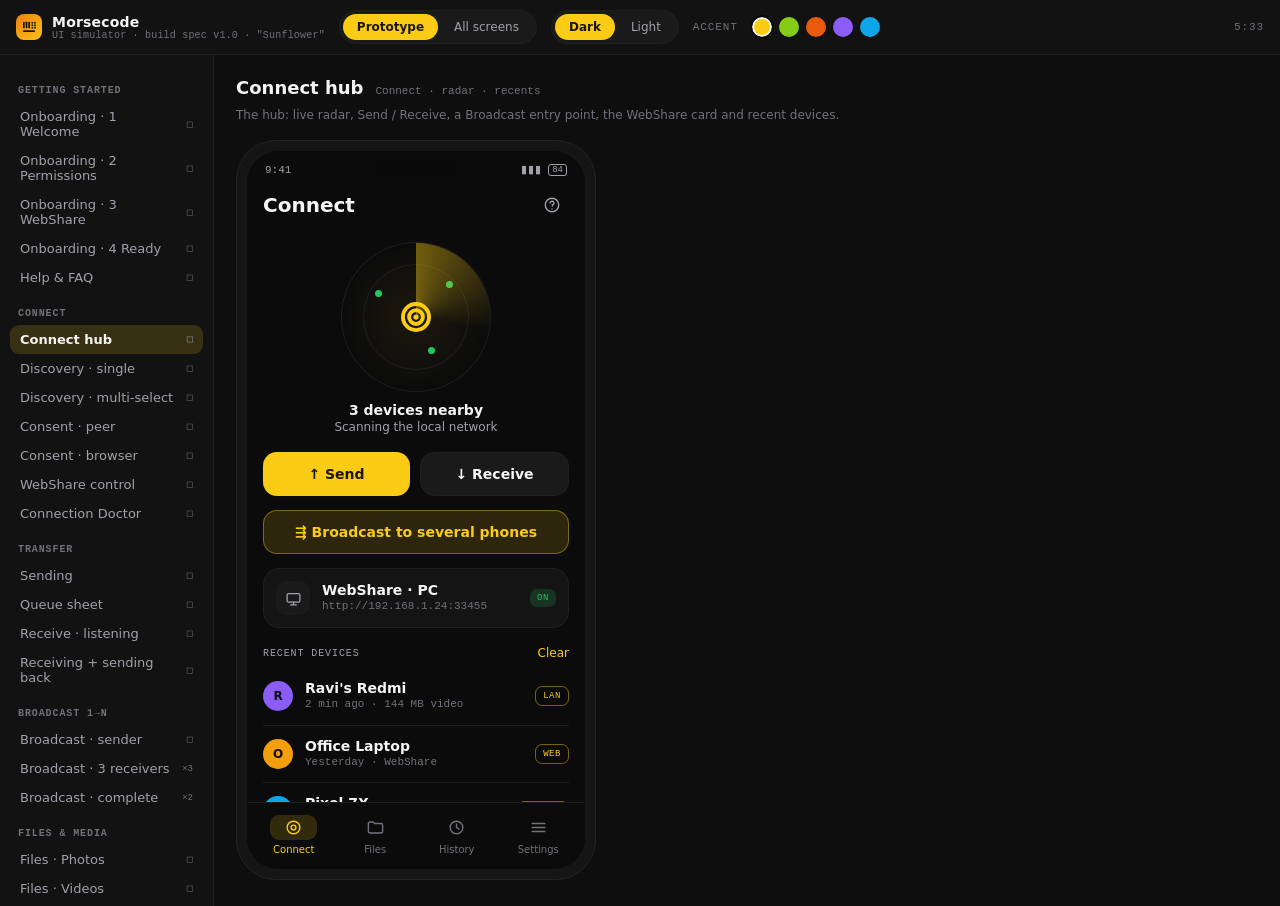
<file: docs/maketup.html>
<!doctype html>
<html lang="en" data-theme="dark" data-accent="sunflower">
<head>
<meta charset="utf-8">
<meta name="viewport" content="width=device-width,initial-scale=1">
<title>Morsecode — UI simulator (build spec v1.0 "Sunflower")</title>
<style>
/* ============================================================
   MORSECODE UI SIMULATOR — single file, no network, no build.
   Tokens are the exact values from prompmaster.txt §4.2–4.5.
   ============================================================ */
*{box-sizing:border-box;-webkit-tap-highlight-color:transparent}
:root{
  --acc:#FACC15; --acc2:#EAB308; --accInk:#1A1400;
  --ok:#22C55E; --recv:#A78BFA; --recvBg:#412D6D;
  --warn:#F59E0B; --err:#EF4444; --info:#0EA5E9; --lime:#84CC16;
  --mono:ui-monospace,SFMono-Regular,Menlo,Consolas,"Liberation Mono",monospace;
  --sans:system-ui,-apple-system,"Segoe UI",Roboto,Helvetica,Arial,sans-serif;
}
html[data-accent="leaf"]  {--acc:#84CC16;--acc2:#65A30D}
html[data-accent="ember"] {--acc:#EA580C;--acc2:#C2410C}
html[data-accent="violet"]{--acc:#8B5CF6;--acc2:#7C3AED}
html[data-accent="sky"]   {--acc:#0EA5E9;--acc2:#0284C7}
html[data-theme="dark"]{
  --bg:#0B0B0B; --card:#141414; --raised:#1A1A1A; --pressed:#1F1F1F; --line:#1F1F1F;
  --t1:#F5F5F4; --t2:#A1A1AA; --t3:#71717A;
  --bezel:#151515; --bezelLine:#242424; --shadow:none;
  --deskBg:#0E0E0E; --deskPanel:#121212;
  --ph1:40%; --ph2:26%; --phS:38%;
}
html[data-theme="light"]{
  --bg:#EEEDE7; --card:#FFFFFF; --raised:#F5F4EE; --pressed:#E9E8E3; --line:#E4E1D8;
  --t1:#141310; --t2:#6B6862; --t3:#8A867E;
  --bezel:#FFFFFF; --bezelLine:#DDD9CF; --shadow:0 2px 10px rgba(20,19,16,.07);
  --deskBg:#E7E5DE; --deskPanel:#FFFFFF;
  --ph1:80%; --ph2:68%; --phS:70%;
}
body{margin:0;background:var(--deskBg);color:var(--t1);font-family:var(--sans);font-size:14px;
  overflow-x:hidden}
*,*::before,*::after{box-sizing:border-box}

/* ---------- workbench chrome ---------- */
.topbar{position:sticky;top:0;z-index:50;display:flex;align-items:center;gap:14px;flex-wrap:wrap;
  padding:10px 16px;background:var(--deskPanel);border-bottom:1px solid var(--line)}
.brand{display:flex;align-items:center;gap:10px;font-weight:700;letter-spacing:.2px}
.brandmark{width:26px;height:26px;border-radius:8px;background:linear-gradient(135deg,#EF7D0F,#F5A712 55%,#FBBF24);
  display:grid;place-items:center}
.brandmark svg{width:16px;height:16px}
.brand small{display:block;font-weight:400;font-size:10px;color:var(--t3);font-family:var(--mono)}
.seg{display:flex;background:var(--raised);border:1px solid var(--line);border-radius:999px;padding:3px;gap:2px}
.seg button{border:0;background:transparent;color:var(--t2);font:inherit;font-size:12px;padding:6px 14px;border-radius:999px;cursor:pointer}
.seg button.on{background:var(--acc);color:var(--accInk);font-weight:600}
.dots{display:flex;gap:7px;align-items:center}
.dot{width:20px;height:20px;border-radius:50%;border:2px solid transparent;cursor:pointer;padding:0}
.dot.on{border-color:var(--t1);outline:2px solid var(--bg)}
.tlabel{font-size:11px;color:var(--t3);font-family:var(--mono);text-transform:uppercase;letter-spacing:.08em}
.spacer{flex:1}

.shell{display:flex;align-items:flex-start;min-height:calc(100vh - 49px)}
.rail{width:214px;flex:none;position:sticky;top:49px;max-height:calc(100vh - 49px);overflow:auto;
  padding:14px 10px 40px;background:var(--deskPanel);border-right:1px solid var(--line)}
.rail h4{margin:16px 8px 6px;font-size:10px;letter-spacing:.09em;text-transform:uppercase;color:var(--t3);font-family:var(--mono)}
.rail a{display:flex;align-items:center;gap:8px;padding:7px 10px;border-radius:9px;color:var(--t2);
  text-decoration:none;cursor:pointer;font-size:13px}
.rail a:hover{background:var(--raised);color:var(--t1)}
.rail a.on{background:color-mix(in srgb,var(--acc) 16%,transparent);color:var(--t1);font-weight:600}
.rail a .k{margin-left:auto;font-family:var(--mono);font-size:9px;color:var(--t3)}
.work{flex:1;padding:22px;min-width:0}
.worktitle{display:flex;align-items:baseline;gap:12px;margin:0 0 14px}
.worktitle h2{margin:0;font-size:18px}
.worktitle span{font-family:var(--mono);font-size:11px;color:var(--t3)}
.hint{font-size:12px;color:var(--t3);margin:-6px 0 16px;max-width:760px;line-height:1.5}
.stagewrap{display:flex;gap:26px;flex-wrap:wrap;align-items:flex-start}

/* gallery */
.gal{display:grid;grid-template-columns:repeat(auto-fill,minmax(250px,1fr));gap:24px}
.galcell{background:var(--deskPanel);border:1px solid var(--line);border-radius:14px;padding:12px;overflow:hidden;cursor:pointer}
.galcell:hover{border-color:var(--acc)}
.galcell .cap{font-size:12px;font-weight:600;margin-bottom:2px}
.galcell .sub{font-family:var(--mono);font-size:10px;color:var(--t3);margin-bottom:10px}
.galclip{height:300px;overflow:hidden;border-radius:12px;position:relative}
.galscale{transform-origin:top left}

/* ---------- device frames ---------- */
.phone{width:360px;max-width:100%;height:740px;flex:none;border-radius:40px;background:var(--bezel);
  border:1px solid var(--bezelLine);padding:10px;box-shadow:var(--shadow);position:relative}
.screen{position:relative;width:100%;height:100%;background:var(--bg);border-radius:32px;overflow:hidden;
  display:flex;flex-direction:column;color:var(--t1)}
.notch{position:absolute;top:8px;left:50%;transform:translateX(-50%);width:86px;height:17px;background:#0A0A0A;border-radius:12px;z-index:9}
.sb{display:flex;align-items:center;justify-content:space-between;padding:12px 18px 6px;font-size:11px;
  font-family:var(--mono);color:var(--t2);flex:none}
.sb .r{display:flex;align-items:center;gap:6px}
.batt{border:1px solid var(--t2);border-radius:3px;padding:0 3px;font-size:9px}
.scr{flex:1;overflow:auto;padding:0 16px 16px;scrollbar-width:thin}
.scr::-webkit-scrollbar{width:5px}.scr::-webkit-scrollbar-thumb{background:var(--line);border-radius:3px}
.hd{display:flex;align-items:center;gap:12px;padding:6px 0 14px;flex:none}
.hd h1{margin:0;font-size:20px;font-weight:600;flex:1}
.iconbtn{width:34px;height:34px;border-radius:10px;display:grid;place-items:center;color:var(--t2);cursor:pointer;border:0;background:transparent}
.iconbtn:hover{background:var(--raised);color:var(--t1)}
.iconbtn svg{width:18px;height:18px}

/* browser window */
.win{width:1080px;max-width:100%;min-width:0;flex:none;border-radius:14px;overflow:hidden;border:1px solid var(--bezelLine);
  background:var(--bg);box-shadow:var(--shadow)}
.winbar{display:flex;align-items:center;gap:10px;padding:10px 14px;background:var(--bezel);border-bottom:1px solid var(--line)}
.wdots{display:flex;gap:6px}.wdots i{width:10px;height:10px;border-radius:50%;display:block}
.url{flex:1;background:var(--raised);border:1px solid var(--line);border-radius:8px;padding:6px 12px;
  font-family:var(--mono);font-size:11px;color:var(--t2)}
.winbody{display:flex;height:620px;background:var(--bg)}

/* ---------- shared atoms ---------- */
.card{background:var(--card);border:1px solid var(--line);border-radius:16px;box-shadow:var(--shadow)}
.wash{background:color-mix(in srgb,var(--acc) 9%,transparent);border:1px solid color-mix(in srgb,var(--acc) 38%,transparent);border-radius:16px}
.sec{font-size:10px;letter-spacing:.09em;text-transform:uppercase;color:var(--t2);font-family:var(--mono);
  margin:18px 0 8px;display:flex;align-items:center}
.sec .act{margin-left:auto;color:var(--acc);text-transform:none;letter-spacing:0;font-family:var(--sans);font-size:12px;cursor:pointer}
.meta{font-family:var(--mono);font-size:11px;color:var(--t3);line-height:1.5}
.chip{font-family:var(--mono);font-size:9px;letter-spacing:.06em;text-transform:uppercase;padding:4px 7px;
  border-radius:7px;background:var(--raised);color:var(--t2);white-space:nowrap}
.chip.acc{background:color-mix(in srgb,var(--acc) 18%,transparent);color:var(--acc)}
.chip.ok{background:color-mix(in srgb,var(--ok) 18%,transparent);color:var(--ok)}
.chip.recv{background:var(--recvBg);color:var(--recv)}
.chip.warn{background:color-mix(in srgb,var(--warn) 18%,transparent);color:var(--warn)}
.chip.err{background:color-mix(in srgb,var(--err) 18%,transparent);color:var(--err)}
.chip.line{background:transparent;border:1px solid color-mix(in srgb,var(--acc) 45%,transparent);color:var(--acc)}
.av{width:30px;height:30px;border-radius:50%;display:grid;place-items:center;font-size:12px;font-weight:700;color:#0B0B0B;flex:none}
.av.lg{width:44px;height:44px;border-radius:14px;font-size:17px}
.bar{height:4px;border-radius:3px;background:var(--pressed);overflow:hidden;margin-top:7px}
.bar>i{display:block;height:100%;border-radius:3px;background:linear-gradient(90deg,var(--acc),var(--lime));transition:width .25s linear}
.bar.done>i{background:var(--ok)}.bar.paused>i{background:var(--warn)}.bar.err>i{background:var(--err)}
/* photo viewer: an edge-to-edge swipe deck, no arrow buttons */
.swipe{position:relative;flex:1;overflow:hidden;touch-action:pan-y;-webkit-user-select:none;user-select:none;cursor:grab}
.swipe.drag{cursor:grabbing}
.swipe .track{display:flex;height:100%;transform:translateX(-100%);will-change:transform}
.swipe .track.anim{transition:transform .22s cubic-bezier(.22,.61,.36,1)}
.swipe .slide{flex:0 0 100%;height:100%;padding:0 6px;box-sizing:border-box}
.swipe .pic{width:100%;height:100%;border-radius:6px;
  background:linear-gradient(160deg,hsl(var(--hh) 45% 46%),hsl(var(--hh2) 45% 26%))}
.swipe .hint{position:absolute;left:50%;bottom:34px;transform:translateX(-50%);color:#9A9A9A;
  font-family:var(--mono);font-size:10px;letter-spacing:.06em;background:rgba(0,0,0,.45);
  padding:4px 10px;border-radius:999px;pointer-events:none}
.swipe .dots{position:absolute;left:50%;bottom:14px;transform:translateX(-50%);display:flex;gap:5px;pointer-events:none}
.swipe .dots i{width:5px;height:5px;border-radius:50%;background:rgba(255,255,255,.3)}
.swipe .dots i.on{background:var(--acc);width:14px;border-radius:3px}
/* scrubber: click anywhere on the track or drag the knob to seek */
.scrub{position:relative;padding:7px 0;cursor:pointer;touch-action:none;-webkit-user-select:none;user-select:none}
.scrub .bar{margin:0;overflow:visible}
.scrub .knob{position:absolute;top:50%;width:13px;height:13px;border-radius:50%;background:var(--acc);
  transform:translate(-50%,-50%);box-shadow:0 0 0 3px color-mix(in srgb,var(--acc) 26%,transparent);
  opacity:0;transition:opacity .12s;pointer-events:none}
.scrub:hover .knob,.scrub.drag .knob{opacity:1}
.scrub.drag .bar>i,.scrub:hover .bar>i{transition:none}
.scrub.dark .bar{background:rgba(255,255,255,.2)}
.scrub.big .bar{height:5px}
.btn{border:0;border-radius:14px;padding:13px 18px;font:inherit;font-weight:600;cursor:pointer;background:var(--acc);color:var(--accInk)}
.btn.ghost{background:var(--raised);color:var(--t1);border:1px solid var(--line)}
.btn.ok{background:var(--ok);color:#06240F}
.btn.sm{padding:7px 12px;font-size:12px;border-radius:10px}
.btn.wash{background:color-mix(in srgb,var(--acc) 14%,transparent);color:var(--acc);border:1px solid color-mix(in srgb,var(--acc) 40%,transparent)}
.link{color:var(--acc);cursor:pointer;font-size:12px}
.tiles{display:flex;gap:8px;margin-top:12px}
.tile{flex:1;background:var(--raised);border-radius:12px;padding:10px 6px;text-align:center}
.tile b{display:block;font-size:19px;color:var(--acc)}
.tile span{font-family:var(--mono);font-size:8px;letter-spacing:.07em;text-transform:uppercase;color:var(--t3)}
.li{display:flex;align-items:center;gap:12px;padding:12px 0;border-bottom:1px solid var(--line)}
.li:last-child{border-bottom:0}
.li .tx{flex:1;min-width:0}
.li .tx b{display:block;font-size:14px;font-weight:600;white-space:nowrap;overflow:hidden;text-overflow:ellipsis}
.ico{width:34px;height:34px;border-radius:10px;display:grid;place-items:center;flex:none;color:#fff}
.ico svg{width:17px;height:17px}
.sw{width:42px;height:24px;border-radius:999px;background:var(--pressed);position:relative;cursor:pointer;flex:none;border:0}
.sw i{position:absolute;top:3px;left:3px;width:18px;height:18px;border-radius:50%;background:var(--t3);transition:.15s}
.sw.on{background:color-mix(in srgb,var(--acc) 35%,transparent)}
.sw.on i{left:21px;background:var(--acc)}
.radar{width:150px;height:150px;margin:6px auto 10px;border-radius:50%;position:relative;
  background:radial-gradient(circle,color-mix(in srgb,var(--acc) 7%,transparent) 0%,transparent 70%);
  border:1px solid var(--line)}
.radar::before{content:"";position:absolute;inset:14%;border-radius:50%;border:1px solid var(--line)}
.radar::after{content:"";position:absolute;inset:0;border-radius:50%;
  background:conic-gradient(from 0deg,color-mix(in srgb,var(--acc) 42%,transparent),transparent 28%);
  animation:sweep 2.4s linear infinite}
@keyframes sweep{to{transform:rotate(360deg)}}
.blip{position:absolute;width:7px;height:7px;border-radius:50%;background:var(--ok);animation:pulse 1.6s ease-in-out infinite}
@keyframes pulse{0%,100%{opacity:.35;transform:scale(.8)}50%{opacity:1;transform:scale(1.15)}}
.radar .core{position:absolute;inset:0;margin:auto;width:30px;height:30px;border-radius:50%;background:var(--acc);
  display:grid;place-items:center;color:var(--accInk)}
.center{text-align:center}
.mut{color:var(--t2);font-size:12px;line-height:1.5}
.bn{display:flex;border-top:1px solid var(--line);padding:8px 6px 10px;flex:none;background:var(--bg)}
.bn button{flex:1;border:0;background:transparent;color:var(--t3);font:inherit;font-size:10px;cursor:pointer;
  display:flex;flex-direction:column;align-items:center;gap:4px;padding:4px 0}
.bn button svg{width:19px;height:19px}
.bn button.on{color:var(--acc)}
.bn button.on .pill{background:color-mix(in srgb,var(--acc) 16%,transparent)}
.bn .pill{padding:3px 14px;border-radius:9px;display:grid;place-items:center}
.ab{display:flex;border-top:1px solid var(--line);flex:none;background:var(--bg)}
.ab button{flex:1;border:0;background:transparent;color:var(--t2);font:inherit;font-size:10px;cursor:pointer;
  padding:10px 0 8px;display:flex;flex-direction:column;align-items:center;gap:5px}
.ab button svg{width:18px;height:18px}
.ab button.pri{color:var(--acc)}.ab button.pri .pill{background:color-mix(in srgb,var(--acc) 14%,transparent)}
.ab button.danger{color:var(--err)}
.ab .pill{padding:4px 16px;border-radius:9px}
.sheet{position:absolute;left:0;right:0;bottom:0;background:var(--card);border-radius:20px 20px 0 0;
  border-top:1px solid var(--line);padding:10px 16px 16px;max-height:76%;overflow:auto;z-index:20;
  animation:up .22s ease}
@keyframes up{from{transform:translateY(40px);opacity:.5}}
.sharegrid{display:grid;grid-template-columns:repeat(4,1fr);gap:16px 4px;text-align:center}
.sharegrid button{background:none;border:0;padding:0;color:var(--t1);font-size:10px;cursor:pointer;
  display:flex;flex-direction:column;align-items:center;gap:6px;font-family:var(--sans)}
.sharegrid span{width:46px;height:46px;border-radius:50%;display:grid;place-items:center;font-weight:700;font-size:16px}
.sharegrid button:hover span{outline:2px solid var(--acc);outline-offset:2px}
.lbox{position:absolute;inset:0;z-index:40;background:rgba(6,6,6,.93);display:flex;flex-direction:column;
  align-items:center;justify-content:center;gap:14px;padding:22px}
.lbox .lhd{position:absolute;top:0;left:0;right:0;display:flex;align-items:center;gap:12px;padding:14px 18px;color:#fff}
.lbox .big{width:min(62%,520px);aspect-ratio:4/3;border-radius:14px;
  background:linear-gradient(135deg,hsl(var(--hh) 45% 46%),hsl(var(--hh2) 45% 26%));box-shadow:0 30px 70px rgba(0,0,0,.6)}
.lbox .nav{position:absolute;top:50%;transform:translateY(-50%);width:44px;height:44px;border-radius:50%;
  background:rgba(255,255,255,.12);color:#fff;border:0;display:grid;place-items:center;cursor:pointer}
.lbox .nav:hover{background:rgba(255,255,255,.22)}
.grab{width:38px;height:4px;border-radius:3px;background:var(--pressed);margin:2px auto 12px}
.scrim{position:absolute;inset:0;background:rgba(0,0,0,.62);z-index:15;animation:fade .15s}
html[data-theme="light"] .scrim{background:rgba(20,19,16,.38)}
@keyframes fade{from{opacity:0}}
.dlg{position:absolute;inset:0;z-index:25;display:grid;place-items:center;padding:24px}
.dlgcard{background:var(--card);border:1px solid var(--line);border-radius:20px;padding:22px 18px 18px;width:100%;text-align:center;
  box-shadow:0 20px 50px rgba(0,0,0,.45)}
.dlgcard h3{margin:12px 0 6px;font-size:16px}
.ph{border-radius:10px;aspect-ratio:1;background:linear-gradient(135deg,hsl(var(--hh) 45% var(--ph1)),hsl(var(--hh2) 45% var(--ph2)));position:relative;cursor:pointer}
.ph.sel{outline:2px solid var(--acc);outline-offset:-2px}
.ph .tick{position:absolute;top:5px;right:5px;width:19px;height:19px;border-radius:50%;background:var(--ok);
  display:grid;place-items:center;color:#06240F;font-size:11px}
.ph .dur{position:absolute;right:5px;bottom:5px;background:rgba(0,0,0,.6);color:#fff;font-family:var(--mono);
  font-size:9px;padding:1px 5px;border-radius:5px}
.ph .play{position:absolute;inset:0;margin:auto;width:28px;height:28px;border-radius:50%;background:rgba(0,0,0,.42);
  display:grid;place-items:center;color:#fff}
.grid3{display:grid;grid-template-columns:repeat(3,1fr);gap:5px}
.grid4{display:grid;grid-template-columns:repeat(4,1fr);gap:10px}
.tabs{display:flex;gap:0;border-bottom:1px solid var(--line);margin-bottom:12px;flex:none;width:100%}
.tabs button{flex:1 1 0;min-width:0;text-align:center;white-space:nowrap;
  border:0;background:transparent;color:var(--t2);font:inherit;font-size:12.5px;padding:9px 2px 10px;
  cursor:pointer;position:relative}
.tabs button.on{color:var(--acc);font-weight:600}
.tabs button.on::after{content:"";position:absolute;left:0;right:0;bottom:-1px;height:2px;background:var(--acc);border-radius:2px}
.selbar{position:absolute;left:12px;right:12px;bottom:70px;z-index:12;display:flex;align-items:center;gap:8px;
  background:var(--card);border:1px solid var(--line);border-radius:16px;padding:8px;box-shadow:0 10px 30px rgba(0,0,0,.35)}
.toast{position:fixed;left:50%;bottom:26px;transform:translate(-50%,20px);background:var(--card);color:var(--t1);
  border:1px solid var(--line);border-radius:12px;padding:10px 16px;font-size:13px;opacity:0;pointer-events:none;
  transition:.2s;z-index:100;box-shadow:0 12px 30px rgba(0,0,0,.4)}
.toast.on{opacity:1;transform:translate(-50%,0)}
.segpill{display:flex;background:var(--raised);border-radius:999px;padding:4px;margin-bottom:6px}
.segpill button{flex:1;border:0;background:transparent;color:var(--t2);font:inherit;font-size:13px;padding:9px;border-radius:999px;cursor:pointer}
.segpill button.on{background:var(--acc);color:var(--accInk);font-weight:600}
.acord{border-bottom:1px solid var(--line);padding:14px 0;cursor:pointer}
.acord b{font-size:14px;display:flex;align-items:center;gap:8px}
.acord b span{margin-left:auto;color:var(--t3)}
.logrow{display:grid;grid-template-columns:52px 44px 1fr;gap:8px;padding:8px 0;border-bottom:1px dashed var(--line);
  font-family:var(--mono);font-size:10px;line-height:1.45}
.lvl{font-weight:700}.lvl.INFO{color:var(--info)}.lvl.WARN{color:var(--warn)}.lvl.ERROR{color:var(--err)}
.check{width:22px;height:22px;border-radius:50%;display:grid;place-items:center;font-size:12px;flex:none;color:#fff}
/* webshare */
.wrail{width:86px;flex:none;background:var(--card);border-right:1px solid var(--line);padding:12px 8px;
  display:flex;flex-direction:column;gap:4px;align-items:center}
.wrail .it{width:100%;padding:9px 0;border-radius:11px;display:flex;flex-direction:column;align-items:center;gap:3px;
  color:var(--t2);font-size:9px;cursor:pointer;border:0;background:transparent}
.wrail .it svg{width:18px;height:18px}
.wrail .it.on{background:color-mix(in srgb,var(--acc) 15%,transparent);color:var(--acc)}
.wrail .it b{font-family:var(--mono);font-size:8px;font-weight:500;color:var(--t3)}
.wmain{flex:1;min-width:0;overflow:auto;padding:16px}
.whead{display:flex;align-items:center;gap:12px;background:var(--card);border:1px solid var(--line);border-radius:14px;padding:12px 16px;margin-bottom:14px}
.statcards{display:grid;grid-template-columns:repeat(5,1fr);gap:12px}
.statcard{background:var(--card);border:1px solid var(--line);border-radius:12px;padding:14px;position:relative;overflow:hidden;cursor:pointer}
.statcard::before{content:"";position:absolute;top:0;left:0;right:0;height:2px;background:linear-gradient(90deg,var(--acc),var(--err))}
.statcard b{font-size:26px;color:var(--acc);display:block;line-height:1.1}
.statcard span{font-family:var(--mono);font-size:9px;letter-spacing:.08em;color:var(--t3)}
.drop{border:2px dashed var(--line);border-radius:14px;padding:38px;text-align:center;margin-top:14px;cursor:pointer}
.drop:hover{border-color:var(--acc)}
.tbl{width:100%;border-collapse:collapse;background:var(--card);border:1px solid var(--line);border-radius:12px;overflow:hidden}
.tbl th{text-align:left;font-family:var(--mono);font-size:9px;letter-spacing:.08em;color:var(--t3);padding:10px 14px;border-bottom:1px solid var(--line);text-transform:uppercase}
.tbl td{padding:11px 14px;border-bottom:1px solid var(--line);font-size:13px}
.tbl tr:last-child td{border-bottom:0}
.tbl tr.sel td{background:color-mix(in srgb,var(--acc) 10%,transparent)}
.tbl tr{cursor:pointer}
.rad{width:18px;height:18px;border-radius:50%;border:1.5px solid var(--t3);background:transparent;padding:0;
  cursor:pointer;color:var(--accInk);display:inline-grid;place-items:center;vertical-align:middle}
.rad svg{width:12px;height:12px}
.rad.on{border-color:var(--acc);background:var(--acc);color:var(--accInk)}
.wsel b,.wsel .meta{white-space:nowrap}
.wsel.lift{bottom:92px}
.ck.abs{position:absolute;top:8px;left:8px;z-index:2}
.grid4 .ck.abs{top:-2px;left:2px;width:17px;height:17px}
.grid4 .ck.abs svg{width:11px;height:11px}
.wsel{position:absolute;left:50%;transform:translateX(-50%);bottom:18px;display:flex;gap:10px;align-items:center;
  background:var(--card);border:1px solid var(--line);border-radius:999px;padding:8px 10px 8px 18px;box-shadow:0 12px 30px rgba(0,0,0,.35)}
.wplayer{position:absolute;left:0;right:0;bottom:0;display:flex;align-items:center;gap:14px;padding:12px 18px;
  background:var(--card);border-top:1px solid var(--line)}
.addr{display:flex;align-items:center;gap:8px;background:var(--raised);border:1px solid var(--line);
  border-radius:11px;padding:8px 10px;margin:2px 0 10px;font-family:var(--mono);font-size:11px;cursor:text}
.addr .pth{flex:1;color:var(--t1);white-space:nowrap;overflow:hidden;text-overflow:ellipsis}
.addr .pth span{color:var(--t2);cursor:pointer}.addr .pth span:hover{color:var(--acc)}
.addr .pth b{color:var(--t1)}.addr i{color:var(--t3);font-style:normal;padding:0 1px}
.addr button{background:none;border:0;color:var(--t3);cursor:pointer;display:grid;place-items:center;padding:0}
.addr button:hover{color:var(--acc)}.addr svg{width:15px;height:15px}
.crumb{display:flex;align-items:center;gap:6px;background:var(--card);border:1px solid var(--line);border-radius:10px;padding:10px 14px;font-family:var(--mono);font-size:12px;margin-bottom:12px}
.crumb span{cursor:pointer;color:var(--t2)}.crumb span:hover{color:var(--acc)}
.crumb i{color:var(--t3);font-style:normal}
.addr{display:flex;align-items:center;justify-content:center;gap:10px;background:var(--raised);
  border:1px solid var(--line);border-radius:12px;padding:12px;margin:12px 0 6px;
  font-family:var(--mono);font-size:15px;color:var(--acc);cursor:pointer}
.addr:hover{border-color:var(--acc)}
.addr svg{width:15px;height:15px;color:var(--t3)}
.wsplit{display:grid;grid-template-columns:202px 1fr;gap:14px;align-items:start}
.wfolders{background:var(--card);border:1px solid var(--line);border-radius:12px;padding:8px;position:sticky;top:0}
.wfolders .sec{margin:2px 0 6px;padding:0 8px}
.ffold{display:flex;align-items:center;gap:8px;width:100%;padding:8px 9px;border:0;background:transparent;
  border-radius:9px;color:var(--t2);font:inherit;font-size:12px;cursor:pointer;text-align:left}
.ffold:hover{background:var(--raised);color:var(--t1)}
.ffold.on{background:color-mix(in srgb,var(--acc) 15%,transparent);color:var(--acc)}
.ffold svg{width:15px;height:15px}
.ffold .nm{flex:1;overflow:hidden;text-overflow:ellipsis;white-space:nowrap}
.ffold b{font-family:var(--mono);font-size:10px;font-weight:500;color:var(--t3)}
.ck{width:20px;height:20px;border-radius:6px;border:1.5px solid var(--t3);background:transparent;padding:0;
  cursor:pointer;display:grid;place-items:center;color:#06240F;flex:none}
.ck:hover{border-color:var(--acc)}
.ck.on{background:var(--ok);border-color:var(--ok)}
.ck svg{width:13px;height:13px}
.ck.rnd{border-radius:50%}
.ph .ck{position:absolute;top:6px;left:6px;z-index:2;border-radius:50%;background:rgba(0,0,0,.45);border-color:#fff}
.ph .ck.on{background:var(--ok);border-color:var(--ok)}
.fthumb{width:28px;height:28px;border-radius:8px;flex:none;position:relative;overflow:hidden;
  background:linear-gradient(135deg,hsl(var(--hh) 45% var(--ph1)),hsl(var(--hh2) 45% var(--ph2)))}
.fthumb.vid::after{content:"";position:absolute;inset:0;background:rgba(0,0,0,.28)}
.ffold{gap:9px}
.volc{display:inline-flex;align-items:center;gap:5px}
.volc .iconbtn{width:30px;height:30px;color:inherit}
.volbar{display:inline-flex;gap:3px;align-items:center;padding:4px 0}
.volbar i{width:6px;height:15px;border-radius:2px;background:var(--pressed);cursor:pointer;display:block}
.volbar i.on{background:var(--acc)}
.volbar i:hover{background:var(--acc);opacity:.75}
.volc .pc{font-family:var(--mono);font-size:10px;color:var(--t3);width:30px}
/* additions */
.btn svg{width:14px;height:14px;vertical-align:-2px}
.btn.sm svg{width:12px;height:12px}
.li .tx .meta{white-space:nowrap;overflow:hidden;text-overflow:ellipsis}
.whead .btn{flex:none}
.galscale .stagewrap{flex-wrap:nowrap}
.win{position:relative}
.whead h2{margin:0;font-size:15px;font-weight:600}
.wgrid2{display:grid;grid-template-columns:1fr 1fr;gap:14px;margin-top:14px}
.wtiles{display:grid;grid-template-columns:repeat(6,1fr);gap:10px}
.stack{display:flex;height:10px;border-radius:6px;overflow:hidden;background:var(--pressed)}
.stack i{display:block;height:100%}
.ph .cap{position:absolute;left:6px;bottom:5px;font-family:var(--mono);font-size:9px;color:#fff;
  text-shadow:0 1px 3px rgba(0,0,0,.85);max-width:88%;overflow:hidden;white-space:nowrap}
.wpad{height:92px}
.wbrand{width:100%;display:flex;flex-direction:column;align-items:center;gap:4px;padding:4px 0 10px;
  border-bottom:1px solid var(--line);margin-bottom:6px}
.wbrand .mark{width:28px;height:28px;border-radius:9px;display:grid;place-items:center;font-weight:800;
  background:linear-gradient(135deg,#EF7D0F,#F5A712 55%,#FBBF24);color:#1A1400;font-size:14px}
.wbrand small{font-family:var(--mono);font-size:8px;color:var(--t3)}
.galcell .galclip{background:var(--bg)}
.dot:focus{outline:none}
kbd{font-family:var(--mono);font-size:10px;background:var(--raised);border:1px solid var(--line);border-radius:5px;padding:1px 5px}

/* ---------- responsive: the workbench and the frames follow the window ---------- */
@media (max-width:1240px){
  .win{width:100%}
  .winbody{height:min(620px,62vh)}
  .statcards{grid-template-columns:repeat(3,1fr)}
}
@media (max-width:1040px){
  .wsplit{grid-template-columns:168px 1fr}
  .wtiles{grid-template-columns:repeat(4,1fr)!important}
  .rail{width:180px}
}
@media (max-width:900px){
  .shell{flex-direction:column;min-height:0;width:100%;min-width:0}
  .rail{position:sticky;top:49px;width:100%;min-width:0;max-width:100%;box-sizing:border-box;
    max-height:none;display:flex;align-items:center;gap:6px;
    overflow-x:auto;overflow-y:hidden;white-space:nowrap;padding:8px 10px;
    border-right:0;border-bottom:1px solid var(--line);z-index:40}
  .rail h4{margin:0 4px 0 10px;flex:none}
  .rail a{flex:none;padding:7px 12px}
  .rail a .k{display:none}
  .work{padding:16px 12px;width:100%}
  .stagewrap{gap:16px;justify-content:center}
  .phone{height:min(740px,78vh)}
  .winbody{height:min(620px,58vh)}
  .wsplit{grid-template-columns:1fr}
  .wfolders{display:flex;overflow-x:auto;gap:6px;padding:6px}
  .wfolders .sec,.wfolders .stack,.wfolders .meta{display:none}
  .ffold{flex:0 0 auto;width:auto;min-width:128px}
  .wmain .tbl th:nth-child(5),.wmain .tbl td:nth-child(5){display:none}
  .statcards{grid-template-columns:repeat(2,1fr)}
  .wtiles{grid-template-columns:repeat(3,1fr)!important}
  .hint{max-width:none}
}
@media (max-width:560px){
  .topbar{gap:8px;padding:8px 10px}
  .brand small{display:none}
  .tlabel{display:none}
  .work{padding:12px 8px}
  .worktitle h2{font-size:16px}
  .phone{height:min(700px,74vh);border-radius:34px;padding:8px}
  .screen{border-radius:28px}
  .gal{grid-template-columns:1fr;gap:16px}
  .galcell{grid-column:span 1!important}
  .wtiles{grid-template-columns:repeat(2,1fr)!important}
  .statcards{grid-template-columns:1fr}
  .wsel{left:8px;right:8px;transform:none;width:auto;flex-wrap:wrap;justify-content:center;border-radius:16px}
  .wplayer{flex-wrap:wrap;gap:8px;padding:10px 12px}
  .sheet{max-height:82%}
}
/* the phone's own contents stay fluid at any frame width */
/* grids re-span on the container, so a 320 dp phone, a 412 dp phone and a
   tablet each get a sensible column count without any hard-coded span */
.grid3{grid-template-columns:repeat(auto-fill,minmax(96px,1fr))}
.grid4{grid-template-columns:repeat(auto-fill,minmax(66px,1fr))}
.phone{container-type:inline-size}
</style>
</head>
<body>
<header class="topbar">
  <div class="brand">
    <span class="brandmark"><svg viewBox="0 0 24 24" fill="#1A1400"><rect x="3" y="4" width="2.6" height="10" rx="1"/><rect x="7" y="4" width="2.6" height="10" rx="1"/><rect x="11" y="4" width="2.6" height="10" rx="1"/><circle cx="17" cy="5.6" r="1.4"/><circle cx="21" cy="5.6" r="1.4"/><circle cx="17" cy="9.4" r="1.4"/><circle cx="21" cy="9.4" r="1.4"/><circle cx="17" cy="13.2" r="1.4"/><circle cx="21" cy="13.2" r="1.4"/><rect x="3" y="17" width="18" height="2.4" rx="1.2"/></svg></span>
    <span>Morsecode <small>UI simulator · build spec v1.0 · "Sunflower"</small></span>
  </div>
  <div class="seg" id="modeSeg">
    <button data-act="mode" data-v="proto" class="on">Prototype</button>
    <button data-act="mode" data-v="gallery">All screens</button>
  </div>
  <div class="seg">
    <button data-act="theme" data-v="dark" class="on">Dark</button>
    <button data-act="theme" data-v="light">Light</button>
  </div>
  <span class="tlabel">accent</span>
  <div class="dots" id="accentDots"></div>
  <div class="spacer"></div>
  <span class="tlabel" id="clock">9:43</span>
</header>
<div class="shell">
  <nav class="rail" id="rail"></nav>
  <main class="work" id="work"></main>
</div>
<div class="toast" id="toast"></div>
<script>
"use strict";
/* ==========================================================================
   0. CONSTANTS, DATA, HELPERS
   ========================================================================== */
const MB = 1e6;
const ACCENTS = [
  {id:'sunflower',hex:'#FACC15'},{id:'leaf',hex:'#84CC16'},{id:'ember',hex:'#EA580C'},
  {id:'violet',hex:'#8B5CF6'},{id:'sky',hex:'#0EA5E9'}
];
const I = { // 24px stroke icons
  back:'<path d="M19 12H5M11 6l-6 6 6 6"/>', more:'<circle cx="5" cy="12" r="1.4"/><circle cx="12" cy="12" r="1.4"/><circle cx="19" cy="12" r="1.4"/>',
  moreV:'<circle cx="12" cy="5" r="1.4"/><circle cx="12" cy="12" r="1.4"/><circle cx="12" cy="19" r="1.4"/>',
  plus:'<path d="M12 5v14M5 12h14"/>', list:'<path d="M4 6h16M4 12h16M4 18h16"/>',
  pause:'<path d="M9 5v14M15 5v14"/>', play:'<path d="M7 4l13 8-13 8z" fill="currentColor" stroke="none"/>',
  minus:'<path d="M5 12h14"/>', close:'<path d="M6 6l12 12M18 6L6 18"/>',
  target:'<circle cx="12" cy="12" r="8"/><circle cx="12" cy="12" r="3"/>',
  folder:'<path d="M3 7a2 2 0 012-2h4l2 2h8a2 2 0 012 2v8a2 2 0 01-2 2H5a2 2 0 01-2-2z"/>',
  clock:'<circle cx="12" cy="12" r="8"/><path d="M12 8v4l3 2"/>', sliders:'<path d="M4 7h16M4 12h16M4 17h16"/>',
  search:'<circle cx="11" cy="11" r="6"/><path d="M20 20l-4-4"/>', filter:'<path d="M4 6h16M7 12h10M10 18h4"/>',
  trash:'<path d="M4 7h16M9 7V5h6v2M6 7l1 13h10l1-13"/>', check:'<path d="M5 12l5 5L20 6"/>',
  down:'<path d="M12 4v14M6 12l6 6 6-6"/>', up:'<path d="M12 20V6M6 12l6-6 6 6"/>',
  wifi:'<path d="M2 8a16 16 0 0120 0M5.5 12a11 11 0 0113 0M9 15.5a6 6 0 016 0"/><circle cx="12" cy="19" r="1"/>',
  image:'<rect x="3" y="5" width="18" height="14" rx="2"/><circle cx="9" cy="10" r="1.6"/><path d="M21 16l-5-5-6 6"/>',
  video:'<rect x="3" y="5" width="18" height="14" rx="3"/><path d="M10 9l5 3-5 3z" fill="currentColor" stroke="none"/>',
  music:'<circle cx="7" cy="17" r="3"/><circle cx="18" cy="15" r="3"/><path d="M10 17V6l11-2v11"/>',
  doc:'<path d="M6 3h8l5 5v13H6z"/><path d="M14 3v5h5"/>', apk:'<rect x="4" y="4" width="16" height="16" rx="4"/><path d="M9 10h6v6H9z"/>',
  zip:'<rect x="4" y="3" width="16" height="18" rx="2"/><path d="M11 3v4M13 5v4M11 9v3h2V9"/>',
  chat:'<path d="M21 11.5a8.4 8.4 0 0 1-9 8.4 9 9 0 0 1-3.9-.9L3 20.5l1.6-4.6A8.4 8.4 0 0 1 3.5 11 8.4 8.4 0 0 1 12 3a8.4 8.4 0 0 1 9 8.5z"/>',
  globe:'<circle cx="12" cy="12" r="9"/><path d="M3 12h18M12 3c3 3.5 3 14.5 0 18-3-3.5-3-14.5 0-18"/>',
  lock:'<rect x="5" y="10" width="14" height="10" rx="2"/><path d="M8 10V7a4 4 0 018 0v3"/>',
  radar:'<circle cx="12" cy="12" r="9"/><path d="M12 12l6-4"/><circle cx="12" cy="12" r="4"/>',
  qr:'<rect x="4" y="4" width="6" height="6"/><rect x="14" y="4" width="6" height="6"/><rect x="4" y="14" width="6" height="6"/><path d="M14 14h2v2h-2zM18 14h2v2h-2zM14 18h2v2h-2zM18 18h2v2h-2z"/>',
  refresh:'<path d="M20 11a8 8 0 10-2 6"/><path d="M20 5v6h-6"/>', share:'<circle cx="18" cy="5" r="2.5"/><circle cx="6" cy="12" r="2.5"/><circle cx="18" cy="19" r="2.5"/><path d="M8.2 10.8l7.6-4.3M8.2 13.2l7.6 4.3"/>',
  heart:'<path d="M12 20s-7-4.5-7-9a4 4 0 017-2.6A4 4 0 0119 11c0 4.5-7 9-7 9z"/>',
  edit:'<path d="M4 20h4l10-10-4-4L4 16z"/>', info:'<circle cx="12" cy="12" r="9"/><path d="M12 11v5M12 8h.01"/>',
  send:'<path d="M4 12l16-8-6 16-2.5-6z"/>', shuffle:'<path d="M4 6h4l8 12h4M4 18h4l2-3M16 6h4M18 4l2 2-2 2M18 16l2 2-2 2"/>',
  repeat:'<path d="M4 9a4 4 0 014-4h8l-2-2M20 15a4 4 0 01-4 4H8l2 2"/>',
  prev:'<path d="M18 5v14L8 12zM6 5v14" />', next:'<path d="M6 5v14l10-7zM18 5v14"/>',
  vol:'<path d="M5 9h3l4-4v14l-4-4H5z"/><path d="M16 9a4 4 0 010 6"/>',
  cc:'<rect x="3" y="6" width="18" height="12" rx="3"/><path d="M10 11a2 2 0 100 2M16 11a2 2 0 100 2"/>',
  back10:'<path d="M12 5V2L7 6l5 4V7a6 6 0 11-6 6"/>', fwd10:'<path d="M12 5V2l5 4-5 4V7a6 6 0 106 6"/>',
  upload:'<path d="M12 19V7M7 12l5-5 5 5"/><path d="M5 20h14"/>', chevron:'<path d="M9 6l6 6-6 6"/>',
  chevD:'<path d="M6 9l6 6 6-6"/>', bolt:'<path d="M13 3L5 14h6l-1 7 8-11h-6z"/>', shield:'<path d="M12 3l8 3v6c0 5-3.5 8-8 9-4.5-1-8-4-8-9V6z"/>',
  battery:'<rect x="3" y="8" width="16" height="9" rx="2"/><path d="M21 11v3"/>', warn:'<path d="M12 4l9 16H3z"/><path d="M12 10v4M12 17h.01"/>',
  help:'<circle cx="12" cy="12" r="9"/><path d="M9.5 9.5a2.5 2.5 0 113 2.5v1.5M12 17h.01"/>',
  pc:'<rect x="3" y="5" width="18" height="12" rx="2"/><path d="M8 21h8M12 17v4"/>',
  note:'<path d="M9 18V6l10-2v12"/><circle cx="7" cy="18" r="2"/><circle cx="17" cy="16" r="2"/>',
  grid:'<rect x="4" y="4" width="7" height="7" rx="2"/><rect x="13" y="4" width="7" height="7" rx="2"/><rect x="4" y="13" width="7" height="7" rx="2"/><rect x="13" y="13" width="7" height="7" rx="2"/>',
  expand:'<path d="M4 10V4h6M20 14v6h-6M4 4l6 6M20 20l-6-6"/>',
  eye:'<path d="M2 12s4-6 10-6 10 6 10 6-4 6-10 6-10-6-10-6z"/><circle cx="12" cy="12" r="2.6"/>',
  copy:'<rect x="9" y="9" width="11" height="11" rx="2"/><path d="M5 15V5h10"/>',
  volLow:'<path d="M5 9h3l4-4v14l-4-4H5z"/><path d="M16 10.5a2.5 2.5 0 010 3"/>',
  volMute:'<path d="M5 9h3l4-4v14l-4-4H5z"/><path d="M17 10l4 4M21 10l-4 4"/>'
};
const svg=(k,extra='')=>`<svg viewBox="0 0 24 24" fill="none" stroke="currentColor" stroke-width="1.8" stroke-linecap="round" stroke-linejoin="round" ${extra}>${I[k]||''}</svg>`;
const KIND={image:{i:'image',c:'#F59E0B'},video:{i:'video',c:'#0EA5E9'},audio:{i:'music',c:'#A78BFA'},
  doc:{i:'doc',c:'#22C55E'},zip:{i:'zip',c:'#EF4444'},apk:{i:'apk',c:'#8B5CF6'}};
const SELF={name:'MYA-L10',letter:'M',color:'#F59E0B'};
const PEERS={
  r:{id:'r',name:"Ravi's Redmi",letter:'R',color:'#8B5CF6',sub:'192.168.1.42 · Phone · LAN',badge:'LAN'},
  p:{id:'p',name:'Pixel 7X',letter:'P',color:'#0EA5E9',sub:'Bluetooth 5.2 · Phone · Nearby',badge:'NEARBY'},
  s:{id:'s',name:'Samsung A14',letter:'S',color:'#22C55E',sub:'192.168.1.51 · Phone · LAN',badge:'LAN'},
  o:{id:'o',name:'Office Laptop',letter:'O',color:'#F59E0B',sub:'192.168.1.88 · WebShare',badge:'WEB'}
};
const fmtMB=b=>b>=1e9?(b/1e9).toFixed(1)+' GB':b>=1e6?(b/1e6<10?(b/1e6).toFixed(1):Math.round(b/1e6))+' MB':(b/1e3).toFixed(1)+' KB';
const fmtSpd=b=>(b/1e6).toFixed(1)+' MB/s';
const fmtTime=s=>Math.floor(s/60)+':'+String(Math.floor(s%60)).padStart(2,'0');
const pct=(a,b)=>Math.max(0,Math.min(100,(a/b)*100));
const esc=s=>String(s).replace(/[&<>"]/g,c=>({'&':'&amp;','<':'&lt;','>':'&gt;','"':'&quot;'}[c]));
const hsh=s=>{let h=0;for(const c of String(s))h=(h*31+c.charCodeAt(0))>>>0;return h;};
const hue=(s,k)=>((hsh(s)*(k||137))%360);
const phTile=(seed,extra='')=>`<div class="ph ${extra}" style="--hh:${hue(seed,137)};--hh2:${hue(seed,61)+30}"`;
/* one scrubber for every player: phone music, phone video, WebShare audio+video */
const SEEK={
  music:{get:()=>S.music, dur:()=>S.music.dur},
  video:{get:()=>S.video, dur:()=>S.video.dur},
  web:  {get:()=>S.web,   dur:()=>248},
  wv:   {get:()=>S.wv,    dur:()=>S.wv.dur}
};
function scrub(scope,cls){
  const st=SEEK[scope].get(), p=pct(st.pos,SEEK[scope].dur());
  return `<div class="scrub ${cls||''}" data-act="noop" data-scope="${scope}">
    <div class="bar"><i style="width:${p}%"></i></div>
    <span class="knob" style="left:${p}%"></span></div>`;}
function seekTo(scope,f){const st=SEEK[scope].get();
  st.pos=Math.max(0,Math.min(1,f))*SEEK[scope].dur(); paint();}
function toast(msg){const t=document.getElementById('toast');t.textContent=msg;t.classList.add('on');
  clearTimeout(toast._t);toast._t=setTimeout(()=>t.classList.remove('on'),1700);}

/* ---- sorting: one order applied to every media list on the phone ---- */
const SORTKEYS=[['date','Date modified'],['name','Name'],['size','Size'],['type','Type']];
const sortLabel=()=>(SORTKEYS.find(k=>k[0]===S.sort.key)||SORTKEYS[0])[1]
  +' · '+(S.sort.dir==='desc'?(S.sort.key==='name'?'Z → A':S.sort.key==='size'?'largest first':'newest first')
                            :(S.sort.key==='name'?'A → Z':S.sort.key==='size'?'smallest first':'oldest first'));
function sortBy(arr,get){
  const {key,dir}=S.sort;
  return [...arr].sort((a,b)=>{const A=get(a),B=get(b);
    if(A.folder!==B.folder) return A.folder?-1:1;           /* folders always first */
    let r = key==='name'? String(A.name).localeCompare(String(B.name))
          : key==='size'? (A.size||0)-(B.size||0)
          : key==='type'? String(A.type).localeCompare(String(B.type))||String(A.name).localeCompare(String(B.name))
          : (A.date||0)-(B.date||0);
    return dir==='asc'?r:-r;});}
function sortSheet(){
  return `<div class="scrim" data-act="shclose"></div>
  <div class="sheet"><div class="grab"></div>
    <b style="font-size:15px">Sort by</b>
    <div class="meta" style="margin:2px 0 10px">${sortLabel()}</div>
    ${SORTKEYS.map(([k,l])=>`<div class="li" data-act="sortkey" data-v="${k}" style="cursor:pointer">
      <span class="tx"><b style="${S.sort.key===k?'color:var(--acc)':''}">${l}</b></span>
      ${S.sort.key===k?`<span style="color:var(--acc)">${svg('check')}</span>`:''}</div>`).join('')}
    <div style="display:flex;gap:8px;margin-top:14px">
      <button class="btn sm ${S.sort.dir==='desc'?'':'ghost'}" data-act="sortdir" data-v="desc">${svg('down')} Descending</button>
      <button class="btn sm ${S.sort.dir==='asc'?'':'ghost'}" data-act="sortdir" data-v="asc">${svg('up')} Ascending</button>
      <button class="btn sm ghost" style="margin-left:auto" data-act="shclose">Done</button></div>
  </div>`;}
const SHARE_TARGETS=[['Morsecode','#FACC15','#0B0B0B'],['Gmail','#EA4335','#fff'],['Drive','#1A73E8','#fff'],
  ['WhatsApp','#25D366','#08210F'],['Telegram','#29A9EB','#fff'],['Bluetooth','#0EA5E9','#fff'],
  ['Files','#8B5CF6','#fff'],['More','#3A3A3A','#fff']];
function shareSheet(){const sh=S.sheet; if(!sh) return '';
  return `<div class="scrim" data-act="shclose"></div>
  <div class="sheet"><div class="grab"></div>
    <b style="font-size:15px">Share</b>
    <div class="meta" style="margin:2px 0 16px">${esc(sh.title)}${sh.sub?' · '+esc(sh.sub):''}</div>
    <div class="sharegrid">${SHARE_TARGETS.map(([n,c,ink])=>`<button data-act="shared" data-v="${n}">
      <span style="background:${c};color:${ink}">${n[0]}</span>${n}</button>`).join('')}</div>
    <div style="display:flex;gap:8px;margin-top:18px">
      <button class="btn sm ghost" data-act="shared" data-v="Clipboard">${svg('copy')} Copy</button>
      <button class="btn sm ghost" data-act="shared" data-v="Bluetooth">${svg('share')} Nearby</button>
      <button class="btn sm ghost" style="margin-left:auto" data-act="shclose">Cancel</button></div>
  </div>`;}

/* ==========================================================================
   1. STATE + SIMULATED TRANSFER ENGINE  (spec §9 semantics, visual only)
   ========================================================================== */
function mkSend(){return [
  {id:'v1',name:'holiday_2019.mp4',kind:'video',size:144*MB,sent:48.9*MB,speed:6.2*MB,state:'sending'},
  {id:'i1',name:'IMG_2043.jpg',kind:'image',size:4.1*MB,sent:0,speed:5.7*MB,state:'queued'},
  {id:'a1',name:'live_set_final.flac',kind:'audio',size:64*MB,sent:39.7*MB,speed:4.9*MB,state:'paused'}
];}
function mkRecv(){return [
  {id:'z1',name:'notes_backup.zip',kind:'zip',size:18.2*MB,sent:13.1*MB,speed:8.4*MB,state:'receiving'}
];}
function mkBack(){return [
  {id:'v1',name:'holiday_2019.mp4',kind:'video',size:144*MB,sent:144*MB,speed:0,state:'done'},
  {id:'i1',name:'IMG_2043.jpg',kind:'image',size:4.1*MB,sent:2.9*MB,speed:5.7*MB,state:'sending'}
];}
function mkBcast(){return [
  {id:'v1',name:'holiday_2019.mp4',kind:'video',size:144*MB,state:'sending'},
  {id:'i1',name:'IMG_2043.jpg',kind:'image',size:4.1*MB,state:'queued'},
  {id:'a1',name:'live_set_final.flac',kind:'audio',size:64*MB,state:'queued'}
];}
function mkDeliveries(){return {
  r:{sent:{v1:48.9*MB},speed:4.8*MB,state:'ok'},
  p:{sent:{v1:83.5*MB},speed:5.4*MB,state:'ok'},
  s:{sent:{v1:31.7*MB},speed:4.0*MB,state:'ok'}
};}
const S = {
  theme:'dark', accent:'sunflower', mode:'proto', screen:'connect',
  onb:0, run:true,
  webOn:true, multi:false, chosen:['r','p'],
  tx:{peer:'r',items:mkSend(),paused:false,sheet:false,dialog:null},
  rx:{peer:'p',items:mkRecv(),back:mkBack()},
  bc:{peers:['r','p','s'],items:mkBcast(),d:mkDeliveries(),done:false,t0:Date.now()},
  files:{tab:'photos',sel:new Set(),view:'grid',path:null,dir:'Internal storage',photo:3,vid:0},
  sheet:null,
  music:{playing:true,pos:104,dur:248},
  video:{playing:false,pos:408,dur:1452},
  hist:'received', consent:'peer', help:0, errOnly:false,
  set:{dark:true,follow:false,sounds:true,notif:true,crash:true,
       conflict:'Rename duplicates',peers:4},
  doctor:[
    {k:'Wi-Fi connected',v:'MY-NETWORK · -42 dBm',s:'ok'},
    {k:'Same network as peers',v:'3 peers on 192.168.1.0/24',s:'ok'},
    {k:'Multicast lock',v:'Held · beacon every 1200 ms',s:'ok'},
    {k:'Play Services old',v:'Nearby Connections may be slower',s:'warn'},
    {k:'Permissions granted',v:'Nearby · Storage · Battery',s:'ok'},
    {k:'Battery optimization ON',v:'Transfers may pause in background',s:'err'}
  ],
  vol:0.7, muted:false, volOpen:false,
  sort:{key:'date',dir:'desc'},
  wv:{pos:408,dur:1452,playing:true},        /* WebShare video player: holiday_2019.mp4 */
  web:{page:'home',sel:new Set(),track:1,playing:true,pos:104,album:'All photos',vfolder:'All videos',
       quick:'Internal storage',path:['Internal storage','Download'],fsel:'invoice_2024.pdf',playerOpen:true,light:null}
};
/* ---- simulated engine tick: advances bytes, promotes queued, never hangs ---- */
function advance(list,dt,key){
  let active=list.find(x=>x.state==='sending'||x.state==='receiving');
  if(!active){
    const nxt=list.find(x=>x.state==='queued');
    if(nxt){nxt.state=key==='rx'?'receiving':'sending';active=nxt;}
  }
  if(!active) return;
  const jit=0.86+Math.random()*0.3;
  active.sent=Math.min(active.size,active.sent+active.speed*dt*jit);
  if(active.sent>=active.size-1){active.sent=active.size;active.state='done';active.speed=0;}
}
function bcastAdvance(dt){
  const b=S.bc; if(b.done) return;
  let all=true;
  b.peers.forEach(pid=>{
    const d=b.d[pid]; if(d.state!=='ok') return;
    const cur=b.items.find(it=>(d.sent[it.id]||0)<it.size);
    if(!cur){return;}
    all=false;
    const jit=0.85+Math.random()*0.32;
    d.sent[cur.id]=Math.min(cur.size,(d.sent[cur.id]||0)+d.speed*dt*jit);
  });
  b.items.forEach(it=>{
    const started=b.peers.some(p=>(b.d[p].sent[it.id]||0)>0);
    const fin=b.peers.every(p=>b.d[p].state!=='ok'||(b.d[p].sent[it.id]||0)>=it.size);
    it.state=fin?'done':started?'sending':'queued';
  });
  if(all) b.done=true;
}
function tick(){
  const dt=0.25;
  if(S.run){
    if(!S.tx.paused) advance(S.tx.items,dt,'tx');
    advance(S.rx.items,dt,'rx'); advance(S.rx.back,dt,'tx');
    bcastAdvance(dt);
    if(!DRAG){                                   /* never fight the user's thumb */
      if(S.music.playing){S.music.pos=(S.music.pos+dt*2)%S.music.dur;}
      if(S.video.playing){S.video.pos=(S.video.pos+dt*2)%S.video.dur;}
      if(S.web.playing){S.web.pos=(S.web.pos+dt*2)%248;}
      if(S.wv.playing){S.wv.pos=(S.wv.pos+dt*2)%S.wv.dur;}
    }
  }
  paint();
}
/* targeted DOM updates so the prototype never re-renders under your finger */
function paint(){
  const root=document.getElementById('live'); if(!root) return;
  root.querySelectorAll('[data-prog]').forEach(el=>{
    const [scope,id]=el.dataset.prog.split(':');
    const list=scope==='tx'?S.tx.items:scope==='rx'?S.rx.items:scope==='back'?S.rx.back:[];
    const it=list.find(x=>x.id===id); if(!it) return;
    const p=pct(it.sent,it.size);
    const fill=el.querySelector('.bar>i'); if(fill) fill.style.width=p+'%';
    const bar=el.querySelector('.bar'); if(bar) bar.className='bar'+(it.state==='done'?' done':it.state==='paused'?' paused':'');
    const meta=el.querySelector('[data-meta]'); if(meta) meta.innerHTML=rowMeta(it);
    const chip=el.querySelector('[data-chip]'); if(chip){const c=chipFor(it);chip.className='chip '+c.cls;chip.textContent=c.txt;}
  });
  root.querySelectorAll('[data-bprog]').forEach(el=>{
    const [iid,pid]=el.dataset.bprog.split(':');
    const it=S.bc.items.find(x=>x.id===iid); const d=S.bc.d[pid]; if(!it||!d) return;
    const p=pct(d.sent[iid]||0,it.size);
    el.querySelector('.bar>i').style.width=p+'%';
    el.querySelector('.bar').className='bar'+(p>=100?' done':'');
    el.querySelector('[data-pc]').textContent=p<=0?'–':Math.round(p)+'%';
  });
  root.querySelectorAll('[data-sum]').forEach(el=>{el.innerHTML=summaryText(el.dataset.sum);});
  root.querySelectorAll('[data-tile]').forEach(el=>{el.textContent=tileVal(el.dataset.tile);});
  const setPos=(el,p)=>{const i=el.querySelector('.bar>i'); if(i) i.style.width=p+'%';
    const k=el.querySelector('.knob'); if(k) k.style.left=p+'%';};
  const mp=root.querySelector('[data-mp]');
  if(mp){setPos(mp,pct(S.music.pos,S.music.dur));
    mp.querySelector('[data-el]').textContent=fmtTime(S.music.pos);
    mp.querySelector('[data-re]').textContent='-'+fmtTime(S.music.dur-S.music.pos);}
  const vp=root.querySelector('[data-vp]');
  if(vp){setPos(vp,pct(S.video.pos,S.video.dur));
    vp.querySelector('[data-el]').textContent=fmtTime(S.video.pos).padStart(5,'0');}
  const wp=root.querySelector('[data-wp]');
  if(wp){setPos(wp,pct(S.web.pos,248));
    wp.querySelector('[data-el]').textContent=fmtTime(S.web.pos);}
  const wv=root.querySelector('[data-wv]');
  if(wv){setPos(wv,pct(S.wv.pos,S.wv.dur));
    wv.querySelector('[data-el]').textContent=fmtTime(S.wv.pos);}
}
function summaryText(kind){
  if(kind==='tx'){
    const l=S.tx.items,n=s=>l.filter(x=>x.state===s).length;
    const spd=l.filter(x=>x.state==='sending').reduce((a,b)=>a+b.speed,0);
    const allDone=l.every(x=>x.state==='done');
    return allDone
      ? `<b style="color:var(--ok)">✓ Batch complete</b><div class="meta">${l.length} sent · 0 failed · 0 skipped — avg ${fmtSpd(6.2*MB)}</div>`
      : `<b>Batch in progress</b><div class="meta">${n('sending')} sending · ${n('queued')} queued · ${n('paused')} paused — avg ${fmtSpd(spd||6.2*MB)}</div>`;
  }
  if(kind==='rx'){
    const done=S.rx.items.filter(x=>x.state==='done').length+2;
    const spd=S.rx.items[0].state==='done'?8.4*MB:S.rx.items[0].speed;
    return `<b style="color:var(--ok)">✓ Batch complete</b><div class="meta">In: ${done} received · 0 failed · 1 skipped — avg ${fmtSpd(spd)}<br>Out: 2 sent · 0 failed · 0 skipped — avg ${fmtSpd(5.7*MB)}</div>`;
  }
  if(kind==='bc'){
    const b=S.bc,thr=b.peers.reduce((a,p)=>a+(b.d[p].state==='ok'?b.d[p].speed:0),0);
    const n=s=>b.items.filter(x=>x.state===s).length;
    return b.done
      ? `<b style="color:var(--ok)">✓ Batch complete</b><div class="meta">${b.items.length*b.peers.length} deliveries · 0 failed · 0 skipped — avg ${fmtSpd(14.2*MB)}</div>`
      : `<b>⇶ Broadcasting to ${b.peers.length} phones</b><div class="meta">${n('sending')} broadcasting · ${n('queued')} queued — combined throughput ${fmtSpd(thr)}</div>`;
  }
  if(kind==='bcrx'){
    const b=S.bc,d=b.d.r,cur=b.items.find(it=>(d.sent[it.id]||0)<it.size);
    const q=b.items.filter(it=>(d.sent[it.id]||0)<=0).length;
    return `<b>Receiving from ${SELF.name}</b><div class="meta">${cur?1:0} receiving · ${q} queued — avg ${fmtSpd(d.speed)}</div>`;
  }
  return '';
}
function tileVal(k){
  const b=S.bc,batch=b.items.reduce((a,x)=>a+x.size,0);
  const sent=b.peers.reduce((a,p)=>a+Object.values(b.d[p].sent).reduce((x,y)=>x+y,0),0);
  return ({peers:String(b.peers.length),batch:Math.round(batch/MB),
    tosend:Math.round(batch*b.peers.length/MB),sent:Math.round(sent/MB),
    phones:String(b.peers.length),each:String(b.items.length)})[k]||'';
}
/* ==========================================================================
   2. SHARED COMPONENTS
   ========================================================================== */
function chipFor(it){
  return {sending:{txt:'SENDING',cls:'acc'},queued:{txt:'QUEUED',cls:''},paused:{txt:'PAUSED',cls:'warn'},
   receiving:{txt:'RECV',cls:'recv'},done:{txt:'DONE',cls:'ok'},failed:{txt:'FAILED',cls:'err'},
   skipped:{txt:'SKIPPED',cls:''}}[it.state]||{txt:it.state.toUpperCase(),cls:''};
}
function rowMeta(it){
  if(it.state==='done') return `${fmtMB(it.size)} · CRC verified`;
  if(it.state==='queued') return `${fmtMB(it.size)} · waiting`;
  if(it.state==='paused') return `${fmtMB(it.sent)} / ${fmtMB(it.size)} · resume ${fmtMB(it.sent)}`;
  return `${fmtMB(it.sent)} / ${fmtMB(it.size)} · ${fmtSpd(it.speed)}`;
}
function fileIcon(kind,sz=34){
  const k=KIND[kind]||KIND.doc;
  return `<span class="ico" style="width:${sz}px;height:${sz}px;background:color-mix(in srgb,${k.c} 22%,transparent);color:${k.c}">${svg(k.i)}</span>`;
}
function volCtl(col){
  const v=S.muted?0:S.vol, lvl=Math.round(v*10);
  const ic=v===0?'volMute':v<0.5?'volLow':'vol';
  return `<span class="volc"${col?` style="color:${col}"`:''}>
    <button class="iconbtn" data-act="mute" title="${S.muted?'Unmute':'Mute'}">${svg(ic)}</button>
    <span class="volbar">${[1,2,3,4,5,6,7,8,9,10].map(i=>
      `<i class="${i<=lvl?'on':''}" data-act="vol" data-v="${i}" title="${i*10}%"></i>`).join('')}</span>
    <span class="pc">${S.muted?'mute':Math.round(v*100)+'%'}</span></span>`;
}
function statusbar(time='9:43',batt=81,speed){
  return `<div class="sb"><span>${time}${speed?' &nbsp;<span style="color:var(--t3)">'+speed+'</span>':''}</span>
    <span class="r"><span style="letter-spacing:1px">▮▮▮</span><span class="batt">${batt}</span></span></div>`;
}
function bottomNav(active){
  const items=[['connect','Connect','target'],['files','Files','folder'],['history','History','clock'],['settings','Settings','sliders']];
  return `<div class="bn">${items.map(([id,l,ic])=>
    `<button data-act="nav" data-v="${id}" class="${active===id?'on':''}"><span class="pill">${svg(ic)}</span>${l}</button>`).join('')}</div>`;
}
function actionBar(ctx){
  const p=S.tx.paused;
  return `<div class="ab">
   <button class="pri" data-act="ab" data-v="choose"><span class="pill">${svg('plus')}</span>Choose</button>
   <button data-act="ab" data-v="queue"><span class="pill">${svg('list')}</span>Queue</button>
   <button data-act="ab" data-v="pause"><span class="pill">${svg(p?'play':'pause')}</span>${p?'Resume':'Pause'}</button>
   <button data-act="ab" data-v="min"><span class="pill">${svg('minus')}</span>Minimize</button>
   <button class="danger" data-act="ab" data-v="end"><span class="pill">${svg('close')}</span>End</button>
  </div>`;
}
function peerCard(p,sub,badge){
  return `<div class="wash" style="display:flex;align-items:center;gap:12px;padding:12px">
    <span class="av lg" style="background:${p.color}">${p.letter}</span>
    <span style="flex:1"><b style="font-size:15px">${esc(p.name)}</b><div class="meta">${sub||p.sub}</div></span>
    <span class="chip line">${badge||p.badge}</span></div>`;
}
function txRow(it,scope,dir){
  const c=chipFor(it);
  return `<div class="li" data-prog="${scope}:${it.id}">
    ${dir==='peerless'?'':`<span class="ico" style="width:30px;height:30px;background:transparent;color:var(--t2)">${svg(it.state==='done'?'check':dir==='in'?'down':'up')}</span>`}
    <span class="tx"><b>${esc(it.name)}</b><div class="meta" data-meta>${rowMeta(it)}</div>
      <div class="bar${it.state==='done'?' done':it.state==='paused'?' paused':''}"><i style="width:${pct(it.sent,it.size)}%"></i></div></span>
    <span class="chip ${c.cls}" data-chip>${c.txt}</span>
    <span class="iconbtn" data-act="noop" style="width:22px;height:22px">${svg('close')}</span></div>`;
}
function summaryCard(kind,tiles){
  return `<div class="wash" style="padding:13px;margin-top:14px">
    <div data-sum="${kind}">${summaryText(kind)}</div>
    ${tiles?`<div class="tiles">${tiles.map(t=>`<div class="tile"><b data-tile="${t[0]}">${tileVal(t[0])}</b><span>${t[1]}</span></div>`).join('')}</div>`:''}
  </div>`;
}
function emptyish(t,s){return `<div class="center" style="padding:40px 10px"><div style="opacity:.4;margin-bottom:8px">${svg('folder')}</div><b>${t}</b><div class="mut">${s||''}</div></div>`;}

/* ==========================================================================
   3. PHONE SCREENS — onboarding, connect, discovery, transfer, webshare
   ========================================================================== */
const SC={};

SC.onboarding=()=>{
  const slides=[
    {c:'#F59E0B',c2:'#EA580C',ic:'radar',t:'Send files without the internet',
     b:'Direct phone-to-phone transfer over Wi-Fi or Bluetooth. No cloud. No accounts. No ads.',p:'Continue',s:'Skip'},
    {c:'#22C55E',c2:'#16A34A',ic:'lock',t:'Permissions we need',
     b:'Nearby devices to find peers. Storage to read and save files. Battery exemption to keep transfers alive when the screen is off.',p:'Grant permissions',s:'Not now'},
    {c:'#0EA5E9',c2:'#0284C7',ic:'globe',t:'Or use a browser',
     b:'Start WebShare and any laptop on the same network can browse, download, and upload from your phone.',p:'Continue',s:'Skip'},
    {c:'#8B5CF6',c2:'#7C3AED',ic:'check',t:"You're all set",
     b:'Tap Send to choose files or Receive to listen. Everything stays on your local network.',p:'Open Morsecode',s:'Replay tour'}
  ];
  const i=S.onb,d=slides[i];
  return statusbar('9:4'+i,84)+`
  <div class="scr center" style="display:flex;flex-direction:column;justify-content:center;padding:0 28px">
    <div style="width:92px;height:92px;border-radius:22px;margin:0 auto 28px;display:grid;place-items:center;
      background:linear-gradient(140deg,${d.c},${d.c2});color:#fff;box-shadow:0 12px 34px ${d.c}44">
      <span style="width:46px;height:46px;display:block">${svg(d.ic,'width="46" height="46" stroke-width="1.6"')}</span></div>
    <h2 style="font-size:23px;margin:0 0 14px;line-height:1.25">${d.t}</h2>
    <p class="mut" style="margin:0 0 30px">${d.b}</p>
    <div style="display:flex;gap:7px;justify-content:center;margin-bottom:26px">
      ${slides.map((_,k)=>`<span style="width:${k===i?18:7}px;height:7px;border-radius:4px;background:${k===i?'var(--acc)':'var(--pressed)'}"></span>`).join('')}
    </div>
    <button class="btn" data-act="onb" data-v="next" style="width:100%">${d.p}</button>
    <div class="link" style="margin-top:14px" data-act="onb" data-v="skip">${d.s}</div>
  </div>`;
};

SC.connect=()=>statusbar('9:41',84)+`
  <div class="scr">
    <div class="hd"><h1>Connect</h1><button class="iconbtn" data-act="go" data-v="help">${svg('help')}</button></div>
    <div class="radar">
      <span class="blip" style="left:22%;top:32%"></span><span class="blip" style="left:70%;top:26%;animation-delay:.5s"></span>
      <span class="blip" style="left:58%;top:70%;animation-delay:1s"></span>
      <span class="core">${svg('target')}</span></div>
    <div class="center" style="margin-bottom:16px"><b>3 devices nearby</b><div class="mut">Scanning the local network</div></div>
    <div style="display:flex;gap:10px;margin-bottom:14px">
      <button class="btn" style="flex:1" data-act="go" data-v="discover">↑ Send</button>
      <button class="btn ghost" style="flex:1" data-act="go" data-v="receive">↓ Receive</button></div>
    <button class="btn wash" style="width:100%;margin-bottom:14px" data-act="bmulti">⇶ Broadcast to several phones</button>
    <div class="card" style="display:flex;align-items:center;gap:12px;padding:12px" data-act="go" data-v="webshare">
      <span class="ico" style="background:var(--raised);color:var(--t2)">${svg('pc')}</span>
      <span style="flex:1"><b>WebShare · PC</b><div class="meta">http://192.168.1.24:33455</div></span>
      <span class="chip ${S.webOn?'ok':''}" data-act="webtoggle">${S.webOn?'ON':'OFF'}</span></div>
    <div class="sec">Recent devices<span class="act" data-act="toast" data-v="Recent devices cleared">Clear</span></div>
    ${[['r','2 min ago · 144 MB video'],['o','Yesterday · WebShare'],['p','3 days · 12 files']].map(([k,sub])=>{
      const p=PEERS[k];return `<div class="li" data-act="go" data-v="${k==='o'?'webshare':'sending'}" style="cursor:pointer">
      <span class="av" style="background:${p.color}">${p.letter}</span>
      <span class="tx"><b>${esc(p.name)}</b><div class="meta">${sub}</div></span>
      <span class="chip line">${p.badge}</span></div>`;}).join('')}
  </div>`+bottomNav('connect');

SC.discover=()=>{
  const list=S.multi?['r','p','s']:['r','p','o'];   /* a broadcast fans out to phones */
  return statusbar('9:40',84)+`
  <div class="scr">
    <div class="hd"><button class="iconbtn" data-act="go" data-v="connect">${svg('back')}</button>
      <h1 style="font-size:17px">${S.multi?'Broadcast':'Send files'}</h1><button class="iconbtn">${svg('more')}</button></div>
    <div class="radar" style="width:118px;height:118px"><span class="blip" style="left:26%;top:30%"></span>
      <span class="blip" style="left:66%;top:60%;animation-delay:.7s"></span><span class="core">${svg('target')}</span></div>
    <div class="center" style="margin-bottom:14px"><b>Searching for devices</b>
      <div class="mut">Look for peers on the same Wi-Fi network</div></div>
    <div class="card" style="padding:11px 14px;display:flex;margin-bottom:8px"><span class="meta">TRANSPORT</span>
      <span class="meta" style="margin-left:auto;color:var(--acc)">Wi-Fi LAN</span></div>
    <div class="card" style="padding:11px 14px;display:flex"><span class="meta">QUEUE</span>
      <span class="meta" style="margin-left:auto;color:var(--t1)">3 files · 152 MB</span></div>
    <div class="sec">Discovered<span class="act" data-act="toast" data-v="Rescanning…">Refresh</span></div>
    ${list.map(k=>{const p=PEERS[k];const on=S.chosen.includes(k);
      return `<div class="li"><span class="av" style="background:${p.color}">${p.letter}</span>
      <span class="tx"><b>${esc(p.name)}</b><div class="meta">${p.sub}</div></span>
      ${S.multi?`<button class="rad ${on?'on':''}" data-act="pick" data-v="${k}">${on?svg('check'):''}</button>`
               :`<button class="btn sm wash" data-act="connectPeer" data-v="${k}">Connect</button>`}</div>`}).join('')}
    ${S.multi
      ? `<button class="btn" style="width:100%;margin-top:18px" data-act="bstart">Connect &amp; broadcast to (${S.chosen.length})</button>
         <div class="meta" style="text-align:center;padding:8px 0 0">Each phone gets its own session — pick at least two.</div>`
      : `<button class="btn ghost" style="width:100%;margin-top:18px" data-act="toast" data-v="Manual IP — type host or host:port (default 33456)">Manual IP</button>`}
  </div>`+bottomNav('files');
};

SC.sending=()=>{
  const it=S.tx.items;
  return statusbar('9:43',81)+`
  <div class="scr">
    <div class="hd"><button class="iconbtn" data-act="go" data-v="connect">${svg('back')}</button>
      <h1 style="font-size:17px">Sending</h1><button class="iconbtn">${svg('more')}</button></div>
    ${peerCard(PEERS[S.tx.peer],'Connected · Phone · LAN','LAN')}
    <div class="sec">Sending · ${it.length} files<span class="act" data-act="ab" data-v="pause">${S.tx.paused?'Resume all':'Pause all'}</span></div>
    ${it.map(x=>txRow(x,'tx','out')).join('')}
    ${summaryCard('tx')}
    <div class="sec">Receiving</div>
    <div class="meta" style="padding-bottom:10px">Nothing incoming — the peer can send back at any time without re-pairing.</div>
  </div>`+actionBar()+bottomNav('files');
};

SC.queue=()=>{
  const it=S.tx.items;
  const btns=x=>x.state==='sending'?`<button class="btn sm wash" data-act="item" data-v="pause:${x.id}">Pause</button>
      <button class="btn sm ghost" data-act="item" data-v="retry:${x.id}">Retry</button>
      <button class="btn sm ghost" style="color:var(--err)" data-act="item" data-v="cancel:${x.id}">Cancel</button>`
    :x.state==='queued'?`<button class="btn sm wash" data-act="item" data-v="now:${x.id}">Send now</button>
      <button class="btn sm ghost" data-act="item" data-v="rm:${x.id}">Remove</button>`
    :x.state==='paused'?`<button class="btn sm wash" data-act="item" data-v="resume:${x.id}">Resume</button>
      <button class="btn sm ghost" data-act="item" data-v="rm:${x.id}">Remove</button>`
    :`<button class="btn sm ghost" data-act="item" data-v="rm:${x.id}">Clear</button>`;
  return SC.sending()+`<div class="scrim" data-act="closeSheet"></div>
   <div class="sheet"><div class="grab"></div>
     <b style="font-size:15px">Queue · ${it.length} items</b>
     ${it.map(x=>{const c=chipFor(x);return `<div style="padding:14px 0;border-bottom:1px solid var(--line)" data-prog="tx:${x.id}">
       <div style="display:flex;gap:8px;align-items:center"><span class="chip ${c.cls}" data-chip>${c.txt}</span><b>${esc(x.name)}</b></div>
       <div class="meta" data-meta style="margin:6px 0 2px">${rowMeta(x)}</div>
       <div class="bar${x.state==='done'?' done':x.state==='paused'?' paused':''}"><i style="width:${pct(x.sent,x.size)}%"></i></div>
       <div style="display:flex;gap:8px;margin-top:10px">${btns(x)}</div></div>`}).join('')}
     <div style="display:flex;gap:8px;margin-top:14px">
       <button class="btn sm ghost" data-act="ab" data-v="pause">${S.tx.paused?'Resume all':'Pause all'}</button>
       <button class="btn sm ghost" data-act="toast" data-v="Completed items cleared">Clear completed</button>
       <button class="btn sm ghost" data-act="toast" data-v="Retrying failed items">Retry all failed</button></div>
   </div>`;
};

SC.receive=()=>statusbar('9:44',79)+`
  <div class="scr">
    <div class="hd"><button class="iconbtn" data-act="go" data-v="connect">${svg('back')}</button>
      <h1 style="font-size:17px">Receive</h1><button class="iconbtn">${svg('more')}</button></div>
    <div class="center" style="padding:26px 0 8px">
      <div style="width:120px;height:120px;border-radius:50%;margin:0 auto;display:grid;place-items:center;
        background:radial-gradient(circle,color-mix(in srgb,var(--acc) 22%,transparent),transparent 70%);color:var(--acc)">
        ${svg('down','width="46" height="46" stroke-width="1.6"')}</div>
      <b style="display:block;font-size:19px;margin-top:14px">Listening for senders</b>
      <p class="mut" style="padding:0 16px">Keep this screen open. Anyone on your network can send files — you can queue files to send back too.</p></div>
    ${[['BROADCASTING AS',SELF.name],['TRANSPORT','Wi-Fi LAN · BT'],['PORT','33456']].map(([k,v])=>
      `<div class="card" style="padding:12px 14px;display:flex;margin-bottom:8px"><span class="meta">${k}</span>
       <span class="meta" style="margin-left:auto;color:var(--t1)">${v}</span></div>`).join('')}
    <button class="btn wash" style="width:100%;margin-top:6px" data-act="go" data-v="consent">Simulate incoming request</button>
  </div>`+actionBar()+bottomNav('files');

SC.receiving=()=>statusbar('9:46',77)+`
  <div class="scr">
    <div class="hd"><button class="iconbtn" data-act="go" data-v="connect">${svg('back')}</button>
      <h1 style="font-size:17px">Receiving</h1><button class="iconbtn">${svg('more')}</button></div>
    ${peerCard(PEERS.p,'Connected · Phone · Nearby','Nearby')}
    <div class="sec">Receiving · 1 file<span class="act">Pause</span></div>
    ${S.rx.items.map(x=>txRow(x,'rx','in')).join('')}
    <div class="sec">Sending back · 2 files<span class="act">Pause all</span></div>
    ${S.rx.back.map(x=>txRow(x,'back','out')).join('')}
    ${summaryCard('rx')}
  </div>`+actionBar()+bottomNav('files');

SC.webshare=()=>statusbar('9:45',80)+`
  <div class="scr">
    <div class="hd"><button class="iconbtn" data-act="go" data-v="connect">${svg('back')}</button>
      <h1 style="font-size:17px">WebShare</h1><button class="iconbtn" data-act="go" data-v="help">${svg('help')}</button></div>
    <div class="wash center" style="padding:18px 14px">
      <div class="chip ${S.webOn?'ok':''}" style="display:inline-block">${S.webOn?'● RUNNING':'○ STOPPED'}</div>
      <div class="addr" data-act="toast" data-v="Address copied to clipboard">
        <span>192.168.1.24:33455</span>${svg('copy')}</div>
      <div class="meta">Tap to copy · open it in any browser on the same network</div>
      <button class="btn${S.webOn?' ghost':''}" style="width:100%;margin-top:6px" data-act="webtoggle">${S.webOn?'Stop WebShare':'Start WebShare'}</button>
      <div class="meta" style="margin-top:10px">Stays on until you stop it — screen-off and idle never close it.</div></div>
    <div class="sec">Sessions</div>
    <div class="li"><span class="av" style="background:#F59E0B">O</span>
      <span class="tx"><b>Chrome · Office Laptop</b><div class="meta">192.168.1.88 · accepted 4 min ago</div></span>
      <span class="chip ok">LIVE</span></div>
    <div class="sec">If a browser can't connect</div>
    ${["Both devices must be on the same Wi-Fi",
       "Turn off client / AP isolation on the router",
       "Try the phone's hotspot below",
       "WebShare never idles out — only Stop closes it"].map(t=>
      `<div class="meta" style="padding:5px 0;display:flex;gap:8px;align-items:flex-start">
        <span style="color:var(--ok);flex:none">${svg('check','width="13" height="13"')}</span>${t}</div>`).join('')}
    <div class="sec">Hotspot</div>
    <div class="card" style="padding:14px">
      <b style="font-size:14px">Use the phone's hotspot</b>
      <div class="mut" style="margin:4px 0 10px">No shared Wi-Fi? Start the hotspot and let the laptop join it. This will disconnect you from MY-NETWORK.</div>
      <button class="btn sm ghost" data-act="toast" data-v="Hotspot: SSID MorsecodeAP · key 8f2c1d90">Start hotspot</button></div>
  </div>`+bottomNav('connect');


/* ==========================================================================
   4. BROADCAST · FILES · VIEWER · PLAYERS
   ========================================================================== */
SC.bsender=()=>{
  const b=S.bc;
  return statusbar('9:43',81)+`
  <div class="scr">
    <div class="hd"><button class="iconbtn" data-act="go" data-v="connect">${svg('back')}</button>
      <h1 style="font-size:17px">Broadcasting</h1><button class="iconbtn">${svg('more')}</button></div>
    ${b.items.map(it=>{
      const c=it.state==='done'?{txt:'DONE',cls:'ok'}:it.state==='sending'?{txt:'SENDING',cls:'acc'}:{txt:'QUEUED',cls:''};
      return `<div style="padding:12px 0;border-bottom:1px solid var(--line)">
        <div style="display:flex;align-items:center;gap:12px">${fileIcon(it.kind,32)}
          <span style="flex:1"><b style="font-size:14px">${esc(it.name)}</b>
            <div class="meta">${fmtMB(it.size)} · ${it.state}</div></span>
          <span class="chip ${c.cls}">${c.txt}</span></div>
        ${b.peers.map(pid=>{const p=PEERS[pid],d=b.d[pid],pc=pct(d.sent[it.id]||0,it.size);
          return `<div style="display:flex;align-items:center;gap:9px;margin-top:9px" data-bprog="${it.id}:${pid}">
            <span class="av" style="width:20px;height:20px;font-size:9px;background:${p.color}">${p.letter}</span>
            <span style="flex:1"><div class="bar" style="margin:0"><i style="width:${pc}%"></i></div></span>
            <span class="meta" data-pc style="width:34px;text-align:right">${pc<=0?'–':Math.round(pc)+'%'}</span></div>`}).join('')}
      </div>`}).join('')}
    ${summaryCard('bc',[['peers','peers'],['batch','batch MB'],['tosend','to send MB']])}
    ${b.done?`<button class="btn" style="width:100%;margin-top:12px" data-act="go" data-v="bcomplete">See completion screens</button>`:''}
  </div>`+actionBar()+bottomNav('files');
};

function bReceiverPhone(pid){
  const b=S.bc,d=b.d[pid],p=PEERS[pid];
  return `<div class="phone"><div class="screen">${statusbar('9:43',pid==='r'?62:pid==='p'?71:88)}
    <div class="scr">
      <div class="hd"><button class="iconbtn">${svg('back')}</button><h1 style="font-size:17px">Receiving</h1>
        <button class="iconbtn">${svg('more')}</button></div>
      ${peerCard(SELF,'Broadcast · Phone · LAN','FROM')}
      <div class="sec">Receiving · ${b.items.length} files<span class="act">Pause</span></div>
      ${b.items.map(it=>{const got=d.sent[it.id]||0,pc=pct(got,it.size);
        const st=pc>=100?{txt:'DONE',cls:'ok'}:pc>0?{txt:'RECV',cls:'recv'}:{txt:'QUEUE',cls:''};
        return `<div class="li"><span class="ico" style="width:30px;height:30px;background:transparent;color:var(--t2)">${svg(pc>=100?'check':'down')}</span>
        <span class="tx"><b>${esc(it.name)}</b>
          <div class="meta">${pc>0&&pc<100?fmtMB(got)+' / '+fmtMB(it.size)+' · '+fmtSpd(d.speed):pc>=100?fmtMB(it.size)+' · CRC verified':fmtMB(it.size)+' · queued'}</div>
          <div class="bar${pc>=100?' done':''}"><i style="width:${pc}%"></i></div></span>
        <span class="chip ${st.cls}">${st.txt}</span></div>`}).join('')}
      <div class="wash" style="padding:13px;margin-top:14px"><b>Receiving from ${SELF.name}</b>
        <div class="meta">${b.items.filter(i=>{const g=d.sent[i.id]||0;return g>0&&g<i.size}).length} receiving ·
        ${b.items.filter(i=>!(d.sent[i.id]>0)).length} queued — avg ${fmtSpd(d.speed)}</div></div>
    </div>${actionBar()}${bottomNav('files')}</div></div>`;
}
SC.breceivers=()=>`<div class="stagewrap">${S.bc.peers.map(bReceiverPhone).join('')}</div>`;

SC.bcomplete=()=>{
  const b=S.bc,batch=b.items.reduce((a,x)=>a+x.size,0);
  const sender=`<div class="phone"><div class="screen">${statusbar('9:47',80)}
    <div class="scr">
      <div class="hd"><button class="iconbtn">${svg('back')}</button><h1 style="font-size:17px">Complete</h1>
        <button class="iconbtn">${svg('more')}</button></div>
      <div class="wash" style="display:flex;align-items:center;gap:12px;padding:12px">
        <span class="av lg" style="background:var(--acc);color:var(--accInk)">${svg('check')}</span>
        <span style="flex:1"><b>Broadcast complete</b><div class="meta">All ${b.peers.length} phones verified</div></span>
        <span class="chip acc">×${b.peers.length}</span></div>
      <div class="sec">Delivered to<span class="act" data-act="toast" data-v="List cleared">Clear</span></div>
      ${b.peers.map(pid=>{const p=PEERS[pid];return `<div class="li">
        <span class="av" style="background:${p.color}">${p.letter}</span>
        <span class="tx"><b>${esc(p.name)}</b><div class="bar done" style="margin-top:9px"><i style="width:100%"></i></div></span>
        <span style="color:var(--ok)">${svg('check')}</span></div>`}).join('')}
      <div class="wash" style="padding:13px;margin-top:12px"><b style="color:var(--ok)">✓ Batch complete</b>
        <div class="meta">${b.items.length*b.peers.length} deliveries · 0 failed · 0 skipped — avg 14.2 MB/s</div>
        <div class="tiles"><div class="tile"><b>${b.peers.length}</b><span>phones</span></div>
          <div class="tile"><b>${b.items.length}</b><span>files each</span></div>
          <div class="tile"><b>${Math.round(batch*b.peers.length/MB)}</b><span>MB sent</span></div></div></div>
    </div>${actionBar()}${bottomNav('files')}</div></div>`;
  const recv=`<div class="phone"><div class="screen">${statusbar('9:47',81)}
    <div class="scr">
      <div class="hd"><button class="iconbtn">${svg('back')}</button><h1 style="font-size:17px">Complete</h1>
        <button class="iconbtn">${svg('more')}</button></div>
      ${peerCard(SELF,'Broadcast · Phone · LAN','FROM')}
      <div class="sec">Received · 3 files<span class="act" data-act="toast" data-v="Opening Download/Morsecode">Open folder</span></div>
      ${b.items.map(it=>`<div class="li"><span style="color:var(--ok)">${svg('check')}</span>
        <span class="tx"><b>${esc(it.name)}</b><div class="meta">${fmtMB(it.size)} · CRC verified</div>
        <div class="bar done"><i style="width:100%"></i></div></span><span class="chip ok">DONE</span></div>`).join('')}
      <div class="wash" style="padding:13px;margin-top:12px"><b style="color:var(--ok)">✓ Batch complete</b>
        <div class="meta">3 received · 0 failed · 0 skipped — avg 4.8 MB/s</div></div>
    </div>${actionBar()}${bottomNav('files')}</div></div>`;
  return `<div class="stagewrap">${sender}${recv}</div>`;
};

/* ---------------------------- FILES ---------------------------- */
const PHOTOS_TODAY=[1,2,3,4,5,6], PHOTOS_YDAY=[7,8,9,10,11,12,13,14,15];
const VIDEOS=[['clip_01.mp4','0:48',12],['clip_02.mp4','2:57',88],['clip_03.mp4','2:32',41],
  ['clip_04.mp4','1:01',6],['clip_05.mp4','0:15',3],['clip_06.mp4','1:44',22],
  ['clip_07.mp4','3:12',64],['clip_08.mp4','0:36',9],['clip_09.mp4','2:05',31]];
const DOCS=[['invoice_2024.pdf','PDF','2.4 MB','Today 14:42','doc'],['lease_agreement.pdf','PDF','1.1 MB','Yesterday','doc'],
  ['notes_backup.zip','Archive','18.2 MB','Yesterday','zip'],['budget.xlsx','Spreadsheet','412 KB','12 May','doc'],
  ['thesis_draft.docx','Document','2.9 MB','11 May','doc'],['app-release.apk','Package','6.5 MB','11 May','apk']];
const MBof=t=>{const v=parseFloat(t);if(!isFinite(v))return 0;
  return String(t).endsWith('GB')?v*1000:String(t).endsWith('KB')?v/1000:v;};
function ckbox(on,act,v,cls){return `<button class="ck ${cls||''} ${on?'on':''}" data-act="${act}" data-v="${v}">${on?svg('check'):''}</button>`;}
/* one selection key space: p<n> photos · v<i> videos · m<i> music · d<i> docs
   · a<i> apps · f<i> rows in the file browser. pageKeys() drives every select-all. */
function pageKeys(v){
  if(v==='p') return [...Array(15).keys()].map(i=>'p'+(i+1));
  if(v==='v') return VIDEOS.map((_,i)=>'v'+i);
  if(v==='m') return [...Array(8).keys()].map(i=>'m'+i);
  if(v==='d') return DOCS.map((_,i)=>'d'+i);
  if(v==='a') return WAPPS.map((_,i)=>'a'+i);
  if(v==='f') return FILEROWS.map((_,i)=>'f'+i);          /* folders included */
  return [];}
const allOn=v=>{const k=pageKeys(v);return k.length&&k.every(x=>S.web.sel.has(x));};
/* one namer for every key: [display name, icon kind, size in MB, isFolder] */
function selItem(k){const i=+k.slice(1);
  if(k[0]==='v'&&VIDEOS[i]) return [VIDEOS[i][0],'video',VIDEOS[i][2],false];
  if(k[0]==='m') {const t=TRACKS[i%TRACKS.length];
    return [t[0].replace(/[^A-Za-z0-9]+/g,'_').toLowerCase()+'.mp3','audio',MBof(t[3]),false];}
  if(k[0]==='d'&&DOCS[i]) return [DOCS[i][0],DOCS[i][4],MBof(DOCS[i][2]),false];
  if(k[0]==='a'&&WAPPS[i]) return [WAPPS[i][0].toLowerCase()+'.apk','apk',
    MBof(String(WAPPS[i][1]).split('·').pop().trim()),false];
  if(k[0]==='f'&&FILEROWS[i]) return [FILEROWS[i][0],FILEROWS[i][1],MBof(FILEROWS[i][2]),FILEROWS[i][1]==='folder'];
  if(k[0]==='b'&&BROWSE[i]) return [BROWSE[i][0],BROWSE[i][1],MBof(BROWSE[i][2]),BROWSE[i][1]==='folder'];
  return ['IMG_'+(2000+i)+'.jpg','image',2.4,false];}
function selBytesOf(set){let b=0;set.forEach(k=>b+=(selItem(k)[2]||0)*MB);return b;}
const selFolders=set=>[...set].filter(k=>selItem(k)[3]).length;
const TRACKS=[['Midnight Drive','The Wanderers','3:42','8.4 MB'],['Ocean Eyes (Live)','Harbour Lights','4:08','9.7 MB'],
  ['Neon Rain','Kite & Co.','2:55','6.8 MB'],['Paper Boats','Nadia Qureshi','3:15','7.1 MB'],['Slow Signal','Bellwether','5:02','11.4 MB'],
  ['Dust & Gold','Amara Diallo','3:28','7.9 MB'],['Late Transmission','The Wanderers','4:41','10.6 MB'],
  ['Harmattan','Tunde Olaniyi','3:06','7.2 MB'],['Low Orbit','Bellwether','6:14','14.1 MB']];
const APPS=[['Telegram','9.2 · 68 MB','#0EA5E9'],['Signal','7.4 · 52 MB','#8B5CF6'],['VLC','3.5 · 44 MB','#EA580C'],
  ['Morsecode','1.0.0 · 6.5 MB','#FACC15'],['Maps','11.6 · 184 MB','#22C55E'],['Camera','4.0 · 96 MB','#F59E0B'],
  ['Spotify','8.9 · 112 MB','#84CC16'],['WhatsApp','2.24 · 148 MB','#25D366'],['Chrome','124 · 206 MB','#EF4444'],
  ['Files','1.8 · 24 MB','#8B5CF6'],['Podcasts','2.2 · 38 MB','#A855F7'],['Notes','3.1 · 18 MB','#0EA5E9']];
function addrBar(dir,root){
  const segs=['storage','emulated','0'].concat(dir&&dir!=='Internal storage'?[dir]:[]);
  return `<div class="addr">
    <button data-act="${dir&&dir!=='Internal storage'?'browse':'toast'}" data-v="${dir&&dir!=='Internal storage'?'Internal storage':'Already at the top'}" title="Up one level">${svg('up')}</button>
    <span class="pth"><i>/</i>${segs.map((p,i)=>
      `<span data-act="browse" data-v="${i<3?'Internal storage':p}">${i===segs.length-1?'<b>'+p+'</b>':p}</span>${i<segs.length-1?'<i>/</i>':''}`).join('')}</span>
    <button data-act="toast" data-v="Path copied · /${segs.join('/')}" title="Copy path">${svg('copy')}</button>
    <button data-act="toast" data-v="Type a path or paste one" title="Edit path">${svg('edit')}</button>
  </div>`;}
function selBar(sel,bytes,src){ if(!sel.size) return '';
  return `<div class="selbar">
    <button class="btn sm ok" data-act="sendsel">${svg('check')} Send (${sel.size}) · ${fmtMB(bytes)}</button>
    <button class="iconbtn" data-act="sharesheet" data-v="${src||'sel'}">${svg('share')}</button>
    <button class="iconbtn" style="color:var(--err)" data-act="toast" data-v="Moved to Trash · Undo">${svg('trash')}</button>
    <button class="iconbtn" data-act="clearsel">${svg('close')}</button></div>`;}
SC.files=()=>{
  const t=S.files.tab, sel=S.files.sel;
  const tabs=['photos','videos','music','apps','files'];
  const selBytes=selBytesOf(sel);
  let body='';
  if(t==='photos'){
    const g=(label,arr)=>{
      const allOn=arr.every(n=>sel.has('p'+n));
      return `<div class="sec">${label} · ${arr.length} items
        <span class="act" data-act="selgroup" data-v="p:${arr.join(',')}">
          <span class="check" style="background:${allOn?'var(--ok)':'transparent'};border:1.5px solid ${allOn?'var(--ok)':'var(--t3)'}">${allOn?svg('check'):''}</span></span></div>
        <div class="grid3">${arr.map(n=>`${phTile('p'+n,sel.has('p'+n)?'sel':'')} data-act="${sel.size?'selph':'openph'}" data-v="${sel.size?'p'+n:n}">
          ${ckbox(sel.has('p'+n),'selph','p'+n)}</div>`).join('')}</div>`;
    };
    const ps=arr=>sortBy(arr,n=>({name:'IMG_'+(2000+n)+'.jpg',size:2.4,date:-n,type:'jpg'}));
    body=`<div class="meta" style="padding:2px 0 2px">Tap a photo to open the viewer · tap its circle to select it.
        <span style="color:var(--t2)"> · ${sortLabel()}</span></div>`
      +g('Today',ps(PHOTOS_TODAY))+g('Yesterday',ps(PHOTOS_YDAY));
  }
  if(t==='videos'){
    const active=sel.size>0;
    const vg=(label,idx)=>{
      const allOn=idx.every(i=>sel.has('v'+i));
      return `<div class="sec">${label} · ${idx.length} items
        <span class="act" data-act="selgroup" data-v="v:${idx.join(',')}">
          <span class="check" style="background:${allOn?'var(--ok)':'transparent'};border:1.5px solid ${allOn?'var(--ok)':'var(--t3)'}">${allOn?svg('check'):''}</span></span></div>
        <div class="grid3">${idx.map(i=>{const v=VIDEOS[i],on=sel.has('v'+i);
          return `${phTile('vid'+i,on?'sel':'')} data-act="${active?'selph':'openvid'}" data-v="${active?'v'+i:i}">
          ${ckbox(on,'selph','v'+i)}
          <span class="play">${svg('play')}</span><span class="dur">${v[1]}</span></div>`}).join('')}</div>`;
    };
    const vs=idx=>sortBy(idx,i=>({name:VIDEOS[i][0],size:VIDEOS[i][2],date:-i,type:'mp4'}));
    body=`<div class="meta" style="padding:2px 0 2px">Tap a clip to open the player · tap its circle to select it.
        <span style="color:var(--t2)"> · ${sortLabel()}</span></div>`
      +vg('Today',vs([0,1,2]))+vg('Yesterday',vs([3,4,5,6,7,8]));
  }
  if(t==='music'){
    const active=sel.size>0;
    const allOn=TRACKS.every((_,i)=>sel.has('m'+i));
    body=`<div class="sec">All songs · ${TRACKS.length}
      <span class="act" data-act="selgroup" data-v="m:${TRACKS.map((_,i)=>i).join(',')}">
        <span class="check" style="background:${allOn?'var(--ok)':'transparent'};border:1.5px solid ${allOn?'var(--ok)':'var(--t3)'}">${allOn?svg('check'):''}</span></span></div>`
      +sortBy(TRACKS.map((t,i)=>i),i=>({name:TRACKS[i][0],size:MBof(TRACKS[i][3]),date:-i,type:'mp3'}))
        .map(i=>{const tr=TRACKS[i],on=sel.has('m'+i);
      return `<div class="li" data-act="${active?'selph':'go'}" data-v="${active?'m'+i:'music'}" style="cursor:pointer">
      ${ckbox(on,'selph','m'+i,'rnd')}
      <span class="ico" style="background:linear-gradient(135deg,#F59E0B,#EA580C);color:#fff">${svg('note')}</span>
      <span class="tx"><b>${tr[0]}</b><div class="meta">${tr[1]} · ${tr[2]} · ${tr[3]}</div></span>
      ${i===1&&!active?'<span class="chip acc">PLAYING</span>':''}</div>`}).join('');
  }
  if(t==='apps'){
    body=`<div class="sec">User apps · ${APPS.length}
        <span class="act">${ckbox(APPS.every((_,i)=>sel.has('a'+i)),'selgroup','a:'+APPS.map((_,i)=>i).join(','),'rnd')}</span></div>
      <div class="grid4" style="margin-top:6px">${sortBy(APPS.map((_,i)=>i),i=>({name:APPS[i][0],
        size:MBof(String(APPS[i][1]).split('·').pop().trim()),date:-i,type:'apk'}))
        .map(i=>{const [n,m,c]=APPS[i],on=sel.has('a'+i);
      return `<div class="center" style="position:relative" data-act="${sel.size?'selph':'toast'}" data-v="${sel.size?'a'+i:'Queued '+n}">
      ${ckbox(on,'selph','a'+i,'abs rnd')}
      <div style="width:52px;height:52px;border-radius:15px;margin:0 auto 6px;background:${c};display:grid;place-items:center;color:#0B0B0B;${on?'outline:2px solid var(--acc);outline-offset:2px':''}">${svg('apk')}</div>
      <div style="font-size:11px">${n}</div><div class="meta" style="font-size:9px">${m}</div></div>`}).join('')}</div>`;
  }
  if(t==='files'){
    body=addrBar('Internal storage')+`<div class="sec">Categories</div>
      ${[['Documents',155,'doc','#22C55E'],['Ebooks',111,'doc','#0EA5E9'],['Archives',3,'zip','#EF4444'],
         ['APKs',1,'apk','#8B5CF6'],['Large files',1,'info','#F59E0B']].map(([n,c,ic,col])=>
      `<div class="li" data-act="browse" data-v="${n}"><span class="ico" style="background:color-mix(in srgb,${col} 20%,transparent);color:${col}">${svg(ic)}</span>
        <span class="tx"><b>${n}</b></span><span class="meta">${c}</span><span style="color:var(--t3)">${svg('chevron')}</span></div>`).join('')}
      <div class="sec">Folders</div>
      ${['Download','Internal storage'].map(n=>`<div class="li" data-act="browse" data-v="${n}">
        <span class="ico" style="background:var(--raised);color:var(--t2)">${svg('folder')}</span>
        <span class="tx"><b>${n}</b></span><span style="color:var(--t3)">${svg('chevron')}</span></div>`).join('')}
      <div class="li" data-act="toast" data-v="SAF: pick a folder to grant"><span class="ico" style="background:var(--raised);color:var(--acc)">${svg('plus')}</span>
        <span class="tx"><b>Add a folder</b><div class="meta">Storage Access Framework grant</div></span></div>`;
  }
  return statusbar('18:16',80,'12.4K/s')+`
  <div class="scr">
    <div class="hd"><h1>Files</h1>
      <button class="iconbtn" data-act="toast" data-v="Search your files">${svg('search')}</button>
      <button class="iconbtn" data-act="sortopen" data-v="files" title="Sort — ${sortLabel()}">${svg('filter')}</button>
      <button class="iconbtn" data-act="toast" data-v="View: grid · list · details">${svg('list')}</button></div>
    <div class="tabs">${tabs.map(x=>`<button class="${t===x?'on':''}" data-act="ftab" data-v="${x}">${x[0].toUpperCase()+x.slice(1)}</button>`).join('')}</div>
    ${body}<div style="height:70px"></div>
  </div>
  ${selBar(sel,selBytes)}
  `+bottomNav('files');
};

/* internal-storage listing: FOLDERS ARE SELECTABLE AND SENDABLE, same as files */
const BROWSE=[
  ['DCIM','folder','43.6 GB','Today 09:12','812 items'],
  ['Download','folder','2.1 GB','Today 08:40','31 items'],
  ['Movies','folder','33.1 GB','Yesterday','88 items'],
  ['Music','folder','26.8 GB','Yesterday','412 items'],
  ['Pictures','folder','6.4 GB','12 May','241 items'],
  ['WhatsApp','folder','14.7 GB','Today 10:02','1204 items'],
  ['Morsecode','folder','1.4 GB','Today 09:47','18 items'],
  ['notes_backup.zip','zip','18.2 MB','Yesterday',''],
  ['invoice_2024.pdf','doc','2.4 MB','Today 14:42',''],
  ['holiday_2019.mp4','video','144 MB','12 May','']
];
SC.browse=()=>{
  const sel=S.files.sel, dir=S.files.dir||'Internal storage', active=sel.size>0;
  const allOn=BROWSE.every((_,i)=>sel.has('b'+i));
  return statusbar('18:19',80,'12.4K/s')+`
  <div class="scr">
    <div class="hd"><button class="iconbtn" data-act="go" data-v="fFiles">${svg('back')}</button>
      <h1 style="font-size:17px">${esc(dir)}</h1>
      <button class="iconbtn" data-act="toast" data-v="Search this folder">${svg('search')}</button>
      <button class="iconbtn" data-act="sortopen" data-v="browse" title="Sort — ${sortLabel()}">${svg('filter')}</button></div>
    ${addrBar(dir)}
    <div class="sec">7 folders · 3 files · ${sortLabel()}
      <span class="act" data-act="selgroup" data-v="b:${BROWSE.map((_,i)=>i).join(',')}">
        <span class="check" style="background:${allOn?'var(--ok)':'transparent'};border:1.5px solid ${allOn?'var(--ok)':'var(--t3)'}">${allOn?svg('check'):''}</span></span></div>
    ${sortBy(BROWSE.map((_,i)=>i),i=>({name:BROWSE[i][0],size:MBof(BROWSE[i][2]),date:-i,
        type:BROWSE[i][1],folder:BROWSE[i][1]==='folder'}))
      .map(i=>{const [n,kind,sz,mod,items]=BROWSE[i],on=sel.has('b'+i),isF=kind==='folder';
      return `<div class="li ${on?'sel':''}" data-act="${active?'selph':(isF?'browse':'toast')}"
        data-v="${active?'b'+i:(isF?n:'Preview '+n)}" style="cursor:pointer">
        ${ckbox(on,'selph','b'+i,'rnd')}
        ${isF?`<span class="ico" style="background:var(--raised);color:var(--acc)">${svg('folder')}</span>`:fileIcon(kind,34)}
        <span class="tx"><b>${n}</b><div class="meta">${sz}${items?' · '+items:''} · ${mod}</div></span>
        ${isF?`<span style="color:var(--t3)">${svg('chevron')}</span>`:''}</div>`}).join('')}
    <div class="meta" style="padding:12px 0 80px">Folders are selectable: sending one queues it as a single
      <kbd>.zip</kbd>, and in WebShare the same folder downloads as a streamed archive.</div>
  </div>
  ${selBar(sel,selBytesOf(sel),'browse')}`+bottomNav('files');
};

SC.viewer=()=>{const n=S.files.photo||3;return `
  <div class="screen" style="background:#000">
    ${statusbar('18:52',75)}
    <div style="display:flex;align-items:center;gap:12px;padding:4px 16px 10px">
      <button class="iconbtn" style="background:rgba(255,255,255,.08);border-radius:50%;color:#fff" data-act="go" data-v="fPhotos">${svg('back')}</button>
      <span style="flex:1;color:#fff"><b>IMG_${2000+n}.jpg</b><div class="meta" style="color:#8A8A8A">${n} of 15 · 4032 × 3024 · 2.4 MB</div></span>
      <button class="iconbtn" style="background:rgba(255,255,255,.08);border-radius:50%;color:#fff">${svg('moreV')}</button></div>
    <div class="swipe" data-swipe="photo">
      <div class="track">
        ${[n>1?n-1:15,n,n<15?n+1:1].map(k=>`<div class="slide"><div class="pic"
          style="--hh:${hue('p'+k,137)};--hh2:${hue('p'+k,61)+30}"></div></div>`).join('')}
      </div>
      <div class="dots">${[...Array(15).keys()].map(i=>`<i class="${i+1===n?'on':''}"></i>`).join('')}</div>
      <div class="hint">‹ swipe to browse ›</div></div>
    <div style="display:flex;justify-content:center;gap:14px;padding:18px 0 26px">
      ${[['share','Share'],['edit','Edit'],['trash','Delete'],['info','Info']].map(([ic,l])=>
        `<button class="iconbtn" title="${l}" data-act="${ic==='share'?'sharesheet':'toast'}" data-v="${ic==='share'?'viewer':l}" style="width:44px;height:44px;border-radius:50%;background:#1A1A1A;color:#DDD">${svg(ic)}</button>`).join('')}
      <button class="iconbtn" data-act="sendone" data-v="p${n}" title="Send this photo" style="width:44px;height:44px;border-radius:50%;background:var(--acc);color:var(--accInk)">${svg('send')}</button></div>
  </div>`;};

SC.music=()=>statusbar('18:24',62,'14K/s')+`
  <div class="scr" data-mp>
    <div class="hd"><button class="iconbtn" data-act="go" data-v="files">${svg('chevD')}</button>
      <h1 style="font-size:12px;text-align:center;letter-spacing:.12em;font-family:var(--mono)">NOW PLAYING</h1>
      <button class="iconbtn">${svg('more')}</button></div>
    <div style="width:190px;height:190px;border-radius:18px;margin:6px auto 22px;display:grid;place-items:center;
      background:linear-gradient(135deg,#F59E0B,#EA580C 60%,#84CC16);color:#0B0B0B">${svg('note','width="64" height="64"')}</div>
    <div class="center"><b style="font-size:20px">Ocean Eyes (Live)</b>
      <div class="mut">Harbour Lights · Midnight Sessions</div></div>
    <div style="margin:16px 0 2px">${scrub('music','big')}</div>
    <div style="display:flex;justify-content:space-between" class="meta"><span data-el>${fmtTime(S.music.pos)}</span>
      <span data-re>-${fmtTime(S.music.dur-S.music.pos)}</span></div>
    <div style="display:flex;align-items:center;justify-content:center;gap:22px;margin:18px 0 20px">
      <button class="iconbtn" data-act="toast" data-v="Shuffle on">${svg('shuffle')}</button>
      <button class="iconbtn" data-act="toast" data-v="Previous track">${svg('prev')}</button>
      <button class="iconbtn" data-act="play" data-v="music" style="width:64px;height:64px;border-radius:50%;background:var(--acc);color:var(--accInk);box-shadow:0 0 30px color-mix(in srgb,var(--acc) 45%,transparent)">
        ${svg(S.music.playing?'pause':'play','width="26" height="26" stroke-width="2.2"')}</button>
      <button class="iconbtn" data-act="toast" data-v="Next track">${svg('next')}</button>
      <button class="iconbtn" data-act="toast" data-v="Repeat one">${svg('repeat')}</button></div>
    <div style="display:flex;border-top:1px solid var(--line);border-bottom:1px solid var(--line)">
      ${[['heart','Save'],['share','Share'],['heart','Liked'],['list','Queue']].map(([ic,l],i)=>
      `<button class="iconbtn" data-act="toast" data-v="${l}" style="flex:1;flex-direction:column;height:56px;gap:4px;border-radius:0;font-size:10px;${i===2?'color:var(--acc)':''}">
        ${svg(ic)}<span>${l}</span></button>`).join('')}</div>
    <div class="sec">Up next · ${TRACKS.length} songs</div>
    ${TRACKS.map((t,i)=>`<div class="li"><span class="ico" style="background:${i===1?'linear-gradient(135deg,#F59E0B,#EA580C)':'var(--raised)'};color:${i===1?'#0B0B0B':'var(--t3)'}">${svg('note')}</span>
      <span class="tx"><b style="${i===1?'color:var(--acc)':''}">${t[0]}</b><div class="meta">${t[1]}</div></span>
      <span class="meta">${t[2]}</span></div>`).join('')}
  </div>`+bottomNav('files');

SC.video=()=>{const vi=S.files.vid||0,V=VIDEOS[vi]||VIDEOS[0];return `
  <div class="screen" style="background:#000" data-vp>
    ${statusbar('18:28',61)}
    <div style="display:flex;align-items:center;gap:12px;padding:4px 16px 10px;color:#fff">
      <button class="iconbtn" style="color:#fff" data-act="go" data-v="fVideos">${svg('back')}</button>
      <span style="flex:1"><b>${V[0]}</b><div class="meta" style="color:#8A8A8A">1080p · ${V[2]} MB · ${V[1]}</div></span>
      <button class="iconbtn" style="color:#fff">${svg('more')}</button></div>
    <div style="flex:1;display:grid;place-items:center;background:radial-gradient(circle at 60% 60%,#1b1a10,#000 70%)">
      <button class="iconbtn" data-act="play" data-v="video" style="width:74px;height:74px;border-radius:50%;background:rgba(255,255,255,.14);color:#fff">
        ${svg(S.video.playing?'pause':'play','width="30" height="30"')}</button></div>
    <div style="padding:14px 18px 22px;background:#0B0B0B">
      <div style="display:flex;justify-content:space-between" class="meta"><span data-el>${fmtTime(S.video.pos)}</span><span>${V[1]}</span></div>
      ${scrub('video','big dark')}
      <div style="display:flex;align-items:center;justify-content:space-between;margin-top:16px;color:#DDD">
        <button class="iconbtn" style="color:#DDD" data-act="nudge" data-v="video:-10">${svg('back10')}</button>
        <button class="iconbtn" data-act="play" data-v="video" style="width:52px;height:52px;border-radius:50%;background:var(--acc);color:var(--accInk)">${svg(S.video.playing?'pause':'play')}</button>
        <button class="iconbtn" style="color:#DDD" data-act="nudge" data-v="video:10">${svg('fwd10')}</button>
        ${volCtl('#DDD')}
        <button class="iconbtn" style="color:#DDD" data-act="toast" data-v="No subtitles in this file">${svg('cc')}</button></div></div>
  </div>`;};

/* ==========================================================================
   5. HISTORY · SETTINGS · LOGS · DOCTOR · CONSENT · HELP
   ========================================================================== */
const HIST={
  received:[['VID_20240512_151322.mp4',"Ravi's Redmi",'131.1 MB','15:13','err','video'],
    ['screenshot_0912.png',"Ravi's Redmi",'116.8 MB','15:09','ok','image'],
    ['VID_20240511_150801.mp4','Pixel 7X','116.8 MB','15:08','err','video'],
    ['VID_20240511_150702.mp4','Pixel 7X','116.8 MB','15:07','err','video']],
  sent:[['VID_20240512_151322.mp4',"Ravi's Redmi",'131.1 MB','15:13','ok','video'],
    ['invoice_2024.pdf','Pixel 7X','2.4 MB','14:42','ok','doc']]
};
SC.history=()=>{
  const rows=HIST[S.hist];
  return statusbar(S.hist==='received'?'19:26':'19:29',65,'14K/s')+`
  <div class="scr">
    <div class="hd"><h1>History</h1><button class="iconbtn">${svg('search')}</button>
      <button class="iconbtn">${svg('filter')}</button><button class="iconbtn" data-act="toast" data-v="Clear history?">${svg('trash')}</button></div>
    <div class="segpill">
      <button class="${S.hist==='received'?'on':''}" data-act="hist" data-v="received">Received</button>
      <button class="${S.hist==='sent'?'on':''}" data-act="hist" data-v="sent">Sent</button></div>
    <div class="sec">Yesterday</div>
    ${rows.map(([n,p,sz,t,st,k])=>`<div class="li">
      ${fileIcon(k)}
      <span class="tx"><b>${esc(n.length>18?n.slice(0,9)+'…'+n.slice(-6):n)}</b>
        <div class="meta">${esc(p)} · ${sz} · ${t}</div></span>
      <span style="color:var(--${st==='ok'?'ok':'err'})">${svg(st==='ok'?'check':'close')}</span>
      <button class="iconbtn" data-act="toast" data-v="Open · Share · Send again · Remove · Delete file">${svg('moreV')}</button></div>`).join('')}
    ${rows.length===0?emptyish('Nothing here yet','Transfers you finish will be listed here.'):''}
  </div>`+bottomNav('history');
};

SC.settings=()=>{
  const st=S.set;
  const row=(ic,t,s,right,act,v)=>`<div class="li" ${act?`data-act="${act}" data-v="${v||''}" style="cursor:pointer"`:''}>
    <span class="ico" style="background:var(--raised);color:var(--t2)">${svg(ic)}</span>
    <span class="tx"><b>${t}</b>${s?`<div class="meta">${s}</div>`:''}</span>${right||''}</div>`;
  const sw=(on,act,v)=>`<button class="sw ${on?'on':''}" data-act="${act}" data-v="${v}"><i></i></button>`;
  return statusbar('9:47',77)+`
  <div class="scr">
    <div class="hd"><h1>Settings</h1></div>
    <div class="wash" style="display:flex;align-items:center;gap:12px;padding:14px">
      <span class="av lg" style="background:var(--acc);color:var(--accInk)">M</span>
      <span style="flex:1"><b style="font-size:16px">${SELF.name}</b>
        <div class="meta">Tap to rename · Sunflower avatar</div></span></div>
    <div class="sec">Accent colour</div>
    <div style="display:flex;gap:14px;padding:4px 0 6px">
      ${ACCENTS.map(a=>`<button class="dot ${S.accent===a.id?'on':''}" style="width:38px;height:38px;background:${a.hex}"
        data-act="accent" data-v="${a.id}"></button>`).join('')}</div>
    <div class="sec">Appearance</div>
    ${row('chevD','Dark mode','Sunflower hue',sw(S.theme==='dark','theme2','dark'))}
    ${row('refresh','Follow system','Match the phone setting',sw(st.follow,'set','follow'))}
    ${row('note','Sounds','Connect · fail · success',sw(st.sounds,'set','sounds'))}
    <div class="sec">Transfer</div>
    ${row('bolt','Conflict policy',st.conflict,`<span style="color:var(--t3)">${svg('chevron')}</span>`,'cycle','conflict')}
    ${row('info','Notifications','Transfer progress',sw(st.notif,'set','notif'))}
    ${row('target','Broadcast peers','Maximum '+st.peers+' phones',`<span style="color:var(--t3)">${svg('chevron')}</span>`,'cycle','peers')}
    <div class="sec">System</div>
    ${row('folder','Storage access','Download · SAF folders',`<span style="color:var(--t3)">${svg('chevron')}</span>`,'toast','Granted: Download, DCIM')}
    ${row('battery','Battery optimization','Exemption disabled — tap to request',`<span style="color:var(--t3)">${svg('chevron')}</span>`,'toast','Requesting exemption…')}
    ${row('list','Logs','View · export .txt · clear',`<span style="color:var(--t3)">${svg('chevron')}</span>`,'go','logs')}
    ${row('warn','Crash reports','Local · never uploaded',sw(st.crash,'set','crash'))}
    <div class="sec">Diagnostics</div>
    ${row('shield','Connection Doctor','Wi-Fi · Multicast · Play Services',`<span style="color:var(--t3)">${svg('chevron')}</span>`,'go','doctor')}
    <div class="sec">About</div>
    ${row('radar','Replay onboarding','Show the tour again',`<span style="color:var(--t3)">${svg('chevron')}</span>`,'go','onboarding')}
    ${row('help','Help & FAQ','',`<span style="color:var(--t3)">${svg('chevron')}</span>`,'go','help')}
    ${row('info','About','Morsecode 1.0.0 (1) · no accounts, no cloud, no ads')}
  </div>`+bottomNav('settings');
};

const LOGS=[['09:41:02','INFO','Morsecode 1.0.0 (1) started'],['09:41:02','INFO','Multicast lock acquired'],
  ['09:41:03','INFO','UDP broadcast :33457 sent'],['09:41:04','INFO',"Peer discovered: Ravi's Redmi"],
  ['09:41:05','INFO','TCP control :33456 connected'],['09:41:06','WARN','CRC mismatch on chunk seq=0192 — retrying'],
  ['09:41:07','INFO','Chunk seq=0193 verified'],['09:41:09','INFO','Broadcast fan-out: 3 peers accepted'],
  ['09:41:12','ERROR','Session closed by peer · reason=USER_END']];
SC.logs=()=>{
  const rows=LOGS.filter(l=>!S.errOnly||l[1]!=='INFO');
  return statusbar('9:49',76)+`
  <div class="scr">
    <div class="hd"><button class="iconbtn" data-act="go" data-v="settings">${svg('back')}</button><h1 style="font-size:17px">Logs</h1>
      <button class="iconbtn" data-act="toast" data-v="Log cleared">${svg('trash')}</button></div>
    <div style="display:flex;gap:8px;margin-bottom:6px">
      <button class="btn sm" data-act="sharesheet" data-v="log">${svg('share')} Export .txt</button>
      <button class="btn sm ${S.errOnly?'':'ghost'}" data-act="errOnly">Errors only</button>
      <button class="btn sm ghost" data-act="toast" data-v="Log cleared">Clear</button></div>
    ${rows.map(([t,l,m])=>`<div class="logrow"><span style="color:var(--t3)">${t}</span>
      <span class="lvl ${l}">${l}</span><span>${esc(m)}</span></div>`).join('')}
    <div class="meta" style="padding:14px 0">Header of every export: <kbd>Morsecode 1.0.0 (1)</kbd></div>
  </div>`+bottomNav('settings');
};

SC.doctor=()=>statusbar('9:50',76)+`
  <div class="scr">
    <div class="hd"><button class="iconbtn" data-act="go" data-v="settings">${svg('back')}</button>
      <h1 style="font-size:17px">Connection Doctor</h1></div>
    ${S.doctor.map(c=>{const col=c.s==='ok'?'var(--ok)':c.s==='warn'?'var(--warn)':'var(--err)';
      return `<div class="li"><span class="check" style="background:${col};color:#0B0B0B">
        ${svg(c.s==='ok'?'check':c.s==='warn'?'info':'close')}</span>
        <span class="tx"><b>${c.k}</b><div class="meta">${c.v}</div></span></div>`}).join('')}
    <button class="btn wash" style="width:100%;margin-top:16px" data-act="fixbatt">${svg('check')} Request battery exemption</button>
    <button class="btn ghost" style="width:100%;margin-top:10px" data-act="recheck">${svg('refresh')} Refresh checks</button>
  </div>`+bottomNav('settings');

SC.consent=()=>{
  const browser=S.consent==='browser';
  return SC.receive().replace('</div>'+actionBar()+bottomNav('files'),'</div>')+`
  <div class="scrim"></div>
  <div class="dlg"><div class="dlgcard">
    ${browser
      ? `<div style="width:66px;height:66px;border-radius:50%;margin:0 auto;display:grid;place-items:center;background:#0EA5E9;color:#fff">${svg('globe','width="30" height="30"')}</div>
         <h3>Browser wants access</h3>
         <div class="mut">A browser session wants to browse your phone.</div>
         <div class="meta" style="margin:10px 0 18px">Chrome · 192.168.1.88</div>`
      : `<span class="av lg" style="width:66px;height:66px;border-radius:50%;font-size:24px;margin:0 auto;background:${PEERS.r.color}">R</span>
         <h3>Connection request</h3>
         <div class="mut"><span style="color:var(--acc)">Ravi's Redmi</span> wants to send you files.</div>
         <div class="meta" style="margin:10px 0 18px">Phone · Wi-Fi LAN · 192.168.1.42</div>`}
    <div style="display:flex;gap:10px">
      <button class="btn ghost" style="flex:1" data-act="consent" data-v="reject">Reject</button>
      <button class="btn ok" style="flex:1" data-act="consent" data-v="accept">Accept</button></div>
    <div class="link" style="margin-top:14px" data-act="consentSwap">Show the ${browser?'peer':'browser'} dialog</div>
  </div></div>`+actionBar()+bottomNav('files');
};

const FAQ=[['How does Morsecode work?','Two phones on the same Wi-Fi connect directly. If there\'s no shared network, Nearby Connections uses Bluetooth or Wi-Fi Direct.'],
  ['Do I need internet?','No. Nothing leaves your local network — there is no cloud, no account and no analytics.'],
  ['Can I send and receive at the same time?','Yes. Once two phones are paired either side can send; the screen shows Sending and Receiving separately.'],
  ['What is WebShare?','A small web server on your phone. Any browser on the same network can browse, play, download and upload — after you accept it.'],
  ['Where are my logs?','Settings → Logs. Export writes one .txt with the version header and any crash reports. Nothing is ever uploaded.']];
SC.help=()=>statusbar('9:51',74)+`
  <div class="scr">
    <div class="hd"><button class="iconbtn" data-act="go" data-v="connect">${svg('back')}</button><h1 style="font-size:17px">Help</h1></div>
    ${FAQ.map(([q,a],i)=>`<div class="acord" data-act="faq" data-v="${i}">
      <b>${q}<span>${svg(S.help===i?'chevD':'chevron')}</span></b>
      ${S.help===i?`<div class="mut" style="margin-top:10px;padding-left:2px">${a}</div>`:''}</div>`).join('')}
    <div class="sec">Troubleshooting</div>
    ${['Phone not found during discovery','Transfer stalls partway through',"Browser can't connect to WebShare",
       "Received APK won't install","Hotspot won't turn on",'What does Broadcast do?'].map(t=>
      `<div class="li" data-act="go" data-v="doctor"><span class="tx"><b style="font-weight:500;font-size:13px">${t}</b></span>
       <span style="color:var(--t3)">${svg('chevron')}</span></div>`).join('')}
  </div>`+bottomNav('settings');

/* ==========================================================================
   6. WEBSHARE — desktop browser pages (rendered inside a .win frame)
   ========================================================================== */
const WNAV=[['home','Home','grid'],['photos','Photos','image'],['videos','Videos','video'],
  ['music','Music','note'],['docs','Docs','doc'],['apps','Apps','apk'],['files','Files','folder']];
function wchrome(inner,url){
  return `<div class="win">
    <div class="winbar"><span class="wdots"><i style="background:#FF5F57"></i><i style="background:#FEBC2E"></i><i style="background:#28C840"></i></span>
      <span class="url">${svg('lock','width="11" height="11" style="vertical-align:-1px"')} http://${url}</span>
      <span class="meta">Morsecode WebShare</span></div>
    <div class="winbody">${inner}</div></div>`;
}
function wrail(active){
  return `<div class="wrail">
    <div class="wbrand"><span class="mark">M</span><small>WEBSHARE</small></div>
    ${WNAV.map(([id,l,ic])=>`<button class="it ${active===id?'on':''}" data-act="wnav" data-v="${id}">
      ${svg(ic)}<span>${l}</span></button>`).join('')}
    <div style="flex:1"></div>
    <button class="it" data-act="toast" data-v="Session ended — WebShare keeps running on the phone">
      ${svg('close')}<span>End</span></button>
    <div class="wbrand" style="border:0;margin:0;padding-top:8px"><b style="color:var(--ok);font-size:8px;font-family:var(--mono)">● LIVE</b></div>
  </div>`;
}
function whead(title,sub,actions){
  return `<div class="whead"><span><h2>${title}</h2><div class="meta">${sub}</div></span>
    <span style="margin-left:auto;display:flex;gap:8px">${actions||''}</span></div>`;
}
const UPBTN=`<button class="btn sm" data-act="toast" data-v="Upload — drop files or browse. One upload UI, resumable.">${svg('up')} Upload</button>`;

const WEB={};
WEB.home=()=>wrail('home')+`<div class="wmain">
  ${whead('Connected to '+SELF.name,'Android 14 · Morsecode 1.0.0 (1) · 192.168.1.24:33455',UPBTN)}
  <div class="statcards">
    ${[['Photos','1,284','image','#8B5CF6','photos'],['Videos','88','video','#0EA5E9','videos'],
       ['Music','412','note','#F59E0B','music'],['Docs','155','doc','#22C55E','docs'],['Apps','96','apk','#EF4444','apps']]
      .map(([l,v,ic,c,pg])=>`<div class="statcard" data-act="wnav" data-v="${pg}">
        <span class="ico" style="background:color-mix(in srgb,${c} 18%,transparent);color:${c};margin-bottom:8px">${svg(ic)}</span>
        <b>${v}</b><span>${l}</span></div>`).join('')}
  </div>
  <div class="wgrid2">
    <div class="card" style="padding:16px">
      <b>Storage</b><div class="meta" style="margin:4px 0 12px">104.2 GB of 128 GB used</div>
      <div class="stack"><i style="width:34%;background:#FACC15"></i><i style="width:26%;background:#EA580C"></i>
        <i style="width:21%;background:#22C55E"></i><i style="width:9%;background:#8B5CF6"></i></div>
      <div style="display:flex;gap:14px;margin-top:12px;flex-wrap:wrap">
        ${[['Photos','#FACC15','43.6 GB'],['Videos','#EA580C','33.1 GB'],['Music','#22C55E','26.8 GB'],['Other','#8B5CF6','10.7 GB']]
          .map(([l,c,v])=>`<span class="meta" style="display:flex;align-items:center;gap:6px">
            <i style="width:9px;height:9px;border-radius:3px;background:${c};display:inline-block"></i>${l} · ${v}</span>`).join('')}</div>
    </div>
    <div class="card" style="padding:16px">
      <b>Send files to the phone</b>
      <div class="drop" style="margin-top:10px;padding:26px" data-act="toast" data-v="3 files queued to ${SELF.name}">
        ${svg('up','width="24" height="24"')}
        <div style="margin-top:6px">Drop files here or <span style="color:var(--acc)">browse</span></div>
        <div class="meta">Resumable · the phone shows a single progress list</div></div>
    </div>
  </div>
  <div class="sec">Recent activity</div>
  <table class="tbl"><thead><tr><th>Name</th><th>Type</th><th>Size</th><th>When</th><th></th></tr></thead><tbody>
    ${[['holiday_2019.mp4','Video','144 MB','2 min ago','Downloaded to laptop'],
       ['invoice_2024.pdf','Document','2.4 MB','14 min ago','Uploaded from laptop'],
       ['IMG_2043.jpg','Photo','4.1 MB','21 min ago','Downloaded to laptop'],
       ['live_set_final.flac','Audio','64 MB','1 h ago','Streamed']]
      .map(r=>`<tr><td><b>${r[0]}</b></td><td>${r[1]}</td><td>${r[2]}</td><td class="meta">${r[3]}</td>
        <td class="meta" style="text-align:right">${r[4]}</td></tr>`).join('')}
  </tbody></table></div>`;

const PALBUMS=[['All photos',1284,'p3'],['Camera',812,'p7'],['Screenshots',241,'p11'],
  ['WhatsApp Images',138,'p5'],['Telegram',62,'p14'],['Download',31,'p9']];
const VFOLDERS=[['All videos',88,'vid1'],['Telegram',41,'vid5'],['WhatsApp Video',27,'vid3'],
  ['Camera',9,'vid7'],['Morsecode',6,'vid0']];
/* each folder row carries a thumbnail of the most recent file inside it */
function fthumb(seed,vid){
  return `<span class="fthumb ${vid?'vid':''}" style="--hh:${hue(seed,137)};--hh2:${hue(seed,61)+30}"></span>`;}
function folderPanel(list,active,act,vid){
  return `<div class="wfolders"><div class="sec">Folders</div>
    ${list.map(([n,c,seed])=>`<button class="ffold ${active===n?'on':''}" data-act="${act}" data-v="${n}">
      ${fthumb(seed,vid)}<span class="nm">${n}</span><b>${c}</b></button>`).join('')}</div>`;
}
/* one selection bar for every WebShare page: plain download AND zip */
function webSelBar(noun,lift){
  const sel=S.web.sel; if(!sel.size) return '';
  const bytes=selBytesOf(sel);
  if(new Set([...sel].map(k=>k[0])).size>1) noun='items';   /* the basket spans categories */
  return `<div class="wsel ${lift?'lift':''}"><b>${sel.size} selected</b><span class="meta">${fmtMB(bytes)}</span>
    ${(f=>`<button class="btn sm" data-act="toast" data-v="Downloading ${sel.size} ${noun} — ${
      f?f+' folder'+(f===1?'':'s')+' streamed as .zip, the rest one request per file'
       :sel.size===1?'direct file download':'one request per file'}">${svg('down')} Download</button>`)(selFolders(sel))}
    <button class="btn sm ghost" data-act="toast" data-v="Streaming morsecode.zip · ${fmtMB(bytes)}">${svg('zip')} Download as zip</button>
    <button class="iconbtn" style="color:var(--err)" data-act="toast" data-v="Deleted on the phone · undo">${svg('trash')}</button>
    <button class="iconbtn" data-act="wclear">${svg('close')}</button></div>`;
}
function lightbox(){
  const n=S.web.light; if(!n) return '';
  const alb=S.web.album, seed='p'+n+alb;
  return `<div class="lbox" data-act="wlightclose">
    <div class="lhd" data-act="noop">
      <b style="font-size:13px">IMG_${2000+n}.jpg</b>
      <span class="meta" style="color:#9A9A9A">${n} of 15 · 4032 × 3024 · 2.4 MB · ${alb}</span>
      <span style="flex:1"></span>
      <button class="btn sm" data-act="toast" data-v="Downloading IMG_${2000+n}.jpg">${svg('down')} Download</button>
      <button class="btn sm ghost" data-act="wsel" data-v="p${n}">${svg('check')} ${S.web.sel.has('p'+n)?'Selected':'Select'}</button>
      <button class="iconbtn" style="color:#fff" data-act="wlightclose">${svg('close')}</button></div>
    <div class="big" data-act="noop" style="--hh:${hue(seed,137)};--hh2:${hue(seed,61)+30}"></div>
    <div class="meta" style="color:#8A8A8A">Click the backdrop, press ✕ or use ‹ › to move through the album</div>
    <button class="nav" style="left:26px" data-act="wlightnav" data-v="-1">${svg('back')}</button>
    <button class="nav" style="right:26px" data-act="wlightnav" data-v="1">${svg('chevron')}</button>
  </div>`;}
WEB.photos=()=>{
  const sel=S.web.sel, alb=S.web.album;
  return wrail('photos')+`<div class="wmain">
  ${whead('Photos',(alb==='All photos'?'1,284 items · 43.6 GB':alb+' · '+(PALBUMS.find(a=>a[0]===alb)||[0,0])[1]+' items')+' · newest first',
    `<button class="btn sm ghost" data-act="wselall">${sel.size?'Clear':'Select all'}</button>${UPBTN}`)}
  <div class="wsplit">
    ${folderPanel(PALBUMS,alb,'walbum')}
    <div>
      <div class="sec" style="margin-top:0">Today · 6</div>
      <div class="wtiles" style="grid-template-columns:repeat(5,1fr)">${[1,2,3,4,5,6].map(n=>`${phTile('p'+n+alb,sel.has('p'+n)?'sel':'')} data-act="wlight" data-v="${n}" title="Click to open · tick to select">
        ${ckbox(sel.has('p'+n),'wsel','p'+n)}</div>`).join('')}</div>
      <div class="sec">Yesterday · 9</div>
      <div class="wtiles" style="grid-template-columns:repeat(5,1fr)">${[7,8,9,10,11,12,13,14,15].map(n=>`${phTile('p'+n+alb,sel.has('p'+n)?'sel':'')} data-act="wlight" data-v="${n}" title="Click to open · tick to select">
        ${ckbox(sel.has('p'+n),'wsel','p'+n)}</div>`).join('')}</div>
    </div>
  </div>
  <div class="wpad"></div>
  ${webSelBar('photos')}${lightbox()}
  </div>`;
};

WEB.videos=()=>{
  const f=S.web.vfolder;
  return wrail('videos')+`<div class="wmain">
  ${whead('Videos',(f==='All videos'?'88 items · 33.1 GB':f+' · '+(VFOLDERS.find(v=>v[0]===f)||[0,0])[1]+' items')+' · streamed with range requests',UPBTN)}
  <div class="wsplit">
    ${folderPanel(VFOLDERS,f,'wvfolder',true)}
    <div>
      <div class="meta" style="margin-bottom:8px">Tick a tile to queue it for download — click the tile itself to stream it.</div>
      <div class="wtiles" style="grid-template-columns:repeat(4,1fr)">
        ${VIDEOS.map((v,i)=>{const on=S.web.sel.has('v'+i);
          return `${phTile('vid'+i,on?'sel':'')} data-act="wnav" data-v="player" style="aspect-ratio:16/10">
          ${ckbox(on,'wsel','v'+i)}
          <span class="play">${svg('play')}</span><span class="dur">${v[1]}</span>
          <span class="cap">${v[0]}</span></div>`}).join('')}</div>
    </div>
  </div>
  <div class="sec">${f}
    <span class="act" data-act="wselpage" data-v="v">${VIDEOS.every((_,i)=>S.web.sel.has('v'+i))?'Clear selection':'Select all'}</span></div>
  <table class="tbl"><thead><tr><th style="width:34px"></th><th>Name</th><th>Length</th><th>Size</th><th>Resolution</th><th></th></tr></thead><tbody>
    ${VIDEOS.slice(0,5).map((v,i)=>{const on=S.web.sel.has('v'+i);
      return `<tr class="${on?'sel':''}"><td>${ckbox(on,'wsel','v'+i)}</td>
        <td><b>${v[0]}</b></td><td>${v[1]}</td><td>${v[2]} MB</td><td class="meta">${i%2?'3840×2160':'1920×1080'}</td>
        <td style="text-align:right;white-space:nowrap">
          <button class="btn sm ghost" data-act="wnav" data-v="player">Play</button>
          <button class="btn sm ghost" data-act="toast" data-v="Downloading ${v[0]}">${svg('down')} Download</button></td></tr>`}).join('')}
  </tbody></table>
  <div class="wpad"></div>${webSelBar('videos')}</div>`;
};

WEB.music=()=>wrail('music')+`<div class="wmain"${S.web.playerOpen?' data-wp':''}>
  ${whead('Music','412 tracks · 26.8 GB · playback survives tab switches',UPBTN)}
  <div class="sec">All songs · 412
    <span class="act" data-act="wselpage" data-v="m">${TRACKS.concat(TRACKS.slice(0,3)).every((_,i)=>S.web.sel.has('m'+i))?'Clear selection':'Select all'}</span></div>
  <table class="tbl"><thead><tr><th style="width:34px"></th><th style="width:30px">#</th><th>Title</th><th>Artist</th><th>Length</th><th>Size</th><th></th></tr></thead><tbody>
    ${TRACKS.concat(TRACKS.slice(0,3)).map((t,i)=>{const on=S.web.sel.has('m'+i);
      return `<tr class="${on||i===S.web.track?'sel':''}">
      <td>${ckbox(on,'wsel','m'+i)}</td>
      <td class="meta" data-act="wtrack" data-v="${i}">${i===S.web.track?'▶':i+1}</td>
      <td data-act="wtrack" data-v="${i}"><b>${t[0]}</b></td><td>${t[1]}</td><td>${t[2]}</td><td>${t[3]}</td>
      <td style="text-align:right"><button class="btn sm ghost" data-act="toast" data-v="Downloading ${t[0]}">${svg('down')} Download</button></td></tr>`}).join('')}
  </tbody></table>
  <div class="wpad"></div>${webSelBar('tracks',S.web.playerOpen)}
  ${!S.web.playerOpen?'':`<div class="wplayer">
    <span class="ico" style="width:44px;height:44px;border-radius:12px;background:linear-gradient(135deg,#F59E0B,#EA580C);color:#0B0B0B">${svg('note')}</span>
    <span style="flex:1;min-width:0">
      <b>${TRACKS[S.web.track%TRACKS.length][0]}</b>
      <div class="meta">${TRACKS[S.web.track%TRACKS.length][1]}</div>
      ${scrub('web')}</span>
    <span class="meta" style="width:88px;text-align:right"><span data-el>${fmtTime(S.web.pos)}</span> / 4:08</span>
    <button class="iconbtn" data-act="toast" data-v="Previous track">${svg('prev')}</button>
    <button class="iconbtn" data-act="play" data-v="web" style="width:40px;height:40px;border-radius:50%;background:var(--acc);color:var(--accInk)">${svg(S.web.playing?'pause':'play')}</button>
    <button class="iconbtn" data-act="toast" data-v="Next track">${svg('next')}</button>
    ${volCtl()}
    <button class="iconbtn" data-act="wstop" title="Stop and close the player" style="color:var(--err)">${svg('close')}</button>
  </div>`}</div>`;

WEB.docs=()=>wrail('docs')+`<div class="wmain">
  ${whead('Documents','155 files · 3.8 GB',
    `<button class="btn sm ghost" data-act="toast" data-v="Sorted by date modified (desc)">${svg('filter')} Sort</button>${UPBTN}`)}
  <div class="sec">All documents · 155
    <span class="act" data-act="wselpage" data-v="d">${DOCS.every((_,i)=>S.web.sel.has('d'+i))?'Clear selection':'Select all'}</span></div>
  <table class="tbl"><thead><tr><th style="width:34px"></th><th>Name</th><th>Kind</th><th>Size</th><th>Modified</th><th></th></tr></thead><tbody>
    ${DOCS.map((r,i)=>{const on=S.web.sel.has('d'+i);
      return `<tr class="${on?'sel':''}"><td>${ckbox(on,'wsel','d'+i)}</td>
        <td><span style="display:flex;align-items:center;gap:10px">${fileIcon(r[4],26)}<b>${r[0]}</b></span></td>
        <td>${r[1]}</td><td>${r[2]}</td><td class="meta">${r[3]}</td>
        <td style="text-align:right"><button class="btn sm ghost" data-act="toast" data-v="Downloading ${r[0]}">${svg('down')} Download</button></td></tr>`}).join('')}
  </tbody></table>
  <div class="wpad"></div>${webSelBar('documents')}</div>`;

const WAPPS=APPS.concat(APPS).concat(APPS.slice(0,2));
WEB.apps=()=>wrail('apps')+`<div class="wmain">
  ${whead('Apps','96 user apps · extract any APK','')}
  <div class="sec">All apps · 96
    <span class="act" data-act="wselpage" data-v="a">${allOn('a')?'Clear selection':'Select all'}</span></div>
  <div class="wtiles" style="grid-template-columns:repeat(5,1fr)">
    ${WAPPS.map(([n,m,c],i)=>{const on=S.web.sel.has('a'+i);
      return `<div class="card center ${on?'sel':''}" style="padding:16px 10px;position:relative">
      ${ckbox(on,'wsel','a'+i,'abs')}
      <div style="width:46px;height:46px;border-radius:13px;margin:0 auto 8px;background:${c};display:grid;place-items:center;color:#0B0B0B">${svg('apk')}</div>
      <b style="font-size:12px">${n}</b><div class="meta">${m}</div>
      <button class="btn sm ghost" style="margin-top:8px;width:100%" data-act="toast" data-v="Extracting ${n}.apk">${svg('down')} APK</button></div>`}).join('')}
  </div>
  <div class="wpad"></div>${webSelBar('apps')}</div>`;

const QUICK=[['Internal storage','folder','104.2 GB'],['Download','down','2.1 GB'],['DCIM','image','43.6 GB'],
  ['Pictures','image','6.4 GB'],['Movies','video','33.1 GB'],['Music','note','26.8 GB'],
  ['Documents','doc','3.8 GB'],['WhatsApp','chat','14.7 GB'],['Telegram','send','9.3 GB'],
  ['Morsecode','folder','1.4 GB'],['SD card','apk','—']];
const FILEROWS=[['Morsecode','folder','1.4 GB','Today 09:47'],['Telegram','folder','9.3 GB','Yesterday'],
  ['invoice_2024.pdf','doc','2.4 MB','Today 14:42'],['notes_backup.zip','zip','18.2 MB','Yesterday'],
  ['holiday_2019.mp4','video','144 MB','12 May'],['IMG_2043.jpg','image','4.1 MB','12 May'],
  ['app-release.apk','apk','6.5 MB','11 May']];
WEB.files=()=>{
  const path=S.web.path, quick=S.web.quick;
  return wrail('files')+`<div class="wmain">
  ${whead('Files','Internal storage · 104.2 GB of 128 GB used',
    `<button class="btn sm ghost" data-act="toast" data-v="New folder created">${svg('plus')} New folder</button>${UPBTN}`)}
  <div class="wsplit">
    <div class="wfolders">
      <div class="sec" style="margin:2px 0 6px">Quick access</div>
      ${QUICK.map(([n,ic,sz])=>`<button class="ffold ${quick===n?'on':''}" data-act="wquick" data-v="${n}">
        <span style="flex:none">${svg(ic)}</span><span class="nm">${n}</span><b>${sz}</b></button>`).join('')}
      <div class="sec">Storage</div>
      <div class="stack" style="margin:0 8px"><i style="width:34%;background:#FACC15"></i><i style="width:26%;background:#EA580C"></i>
        <i style="width:21%;background:#22C55E"></i><i style="width:9%;background:#8B5CF6"></i></div>
      <div class="meta" style="padding:8px 8px 0">104.2 GB used · 23.8 GB free</div>
    </div>
    <div>
      <div class="crumb">${svg('folder','width="13" height="13"')}
        ${path.map((p,i)=>`<span data-act="wcrumb" data-v="${i}">${p}</span>${i<path.length-1?'<i>/</i>':''}`).join('')}</div>
      <div class="sec" style="margin-top:0">2 folders · 5 files — folders download as .zip
        <span class="act" data-act="wselpage" data-v="f">${allOn('f')?'Clear selection':'Select all'}</span></div>
      <table class="tbl"><thead><tr><th style="width:34px"></th><th style="width:34px"></th><th>Name</th><th>Size</th><th>Modified</th><th></th></tr></thead><tbody>
        ${FILEROWS
          .map((r,i)=>{const isF=r[1]==='folder',on=S.web.sel.has('f'+i)||(!isF&&S.web.fsel===r[0]);
          return `<tr class="${on?'sel':''}" data-act="${isF?'wopen':'wfsel'}" data-v="${r[0]}">
            <td>${ckbox(S.web.sel.has('f'+i),'wsel','f'+i)}</td>
            <td>${isF?`<span class="ico" style="width:26px;height:26px;background:transparent;color:var(--acc)">${svg('folder')}</span>`:fileIcon(r[1],26)}</td>
            <td><b>${r[0]}</b></td><td>${r[2]}</td><td class="meta">${r[3]}</td>
            <td style="text-align:right;white-space:nowrap">${isF
              ?`<button class="btn sm ghost" data-act="toast" data-v="Streaming ${r[0]}.zip · ${r[2]}">${svg('zip')}</button>
                <span class="meta" style="margin-left:6px">open</span>`
              :`<button class="btn sm ghost" data-act="toast" data-v="Downloading ${r[0]}">${svg('down')}</button>
                <button class="btn sm ghost" data-act="toast" data-v="Deleted ${r[0]} · undo">${svg('trash')}</button>`}</td></tr>`}).join('')}
      </tbody></table>
      <div class="drop" data-act="toast" data-v="Uploading into /${path.join('/')}">Drop files into <b>/${path.join('/')}</b></div>
    </div>
  </div><div class="wpad"></div>${webSelBar('files')}</div>`;
};

WEB.player=()=>wrail('videos')+`<div class="wmain">
  ${whead('holiday_2019.mp4','1920×1080 · 144 MB · streamed from the phone',
    `<button class="btn sm ghost" data-act="wnav" data-v="videos">${svg('back')} Back</button>
     <button class="btn sm" data-act="toast" data-v="Downloading holiday_2019.mp4">${svg('down')} Download</button>`)}
  <div class="card" style="overflow:hidden" data-wv>
    <div style="aspect-ratio:16/8;display:grid;place-items:center;background:radial-gradient(circle at 55% 45%,#221f12,#000 72%)">
      <button class="iconbtn" data-act="play" data-v="wv" style="width:62px;height:62px;border-radius:50%;background:rgba(255,255,255,.16);color:#fff">
        ${svg(S.wv.playing?'pause':'play','width="24" height="24"')}</button></div>
    <div style="padding:8px 16px 14px">
      ${scrub('wv','big')}
      <div style="display:flex;align-items:center;gap:12px;margin-top:6px">
        <button class="iconbtn" data-act="play" data-v="wv">${svg(S.wv.playing?'pause':'play')}</button>
        <button class="iconbtn" data-act="nudge" data-v="wv:-10" title="Back 10 s">${svg('back10')}</button>
        <button class="iconbtn" data-act="nudge" data-v="wv:10" title="Forward 10 s">${svg('fwd10')}</button>
        <span class="meta"><span data-el>${fmtTime(S.wv.pos)}</span> / ${fmtTime(S.wv.dur)}</span>
        <span class="meta" style="color:var(--t3)">· drag the bar to seek — the server answers with a 206 range</span>
        <span style="margin-left:auto;display:flex;gap:6px;align-items:center">
          ${volCtl()}
          <button class="iconbtn" data-act="toast" data-v="No subtitle track">${svg('cc')}</button>
          <button class="iconbtn" data-act="toast" data-v="Fullscreen">${svg('expand')}</button></span></div></div></div>
  <div class="sec">Up next</div>
  <div class="wtiles" style="grid-template-columns:repeat(4,1fr)">
    ${VIDEOS.slice(0,4).map((v,i)=>`${phTile('vid'+i)} data-act="toast" data-v="Loading ${v[0]}" style="aspect-ratio:16/10">
      <span class="play">${svg('play')}</span><span class="dur">${v[1]}</span>
      <span class="cap">${v[0]}</span></div>`).join('')}</div></div>`;

SC.webbrowser=()=>wchrome((WEB[S.web.page]||WEB.home)(),
  '192.168.1.24:33455'+(S.web.page==='home'?'/':'/'+S.web.page));

/* ==========================================================================
   7. SCREEN REGISTRY · RAIL · ROUTER · GALLERY
   ========================================================================== */
const noop=()=>{};
const REG=[
 ['Getting started',[
  {id:'onb1',base:'onboarding',label:'Onboarding · 1 Welcome',sub:'first run',set:()=>S.onb=0},
  {id:'onb2',base:'onboarding',label:'Onboarding · 2 Permissions',sub:'runtime grants',set:()=>S.onb=1},
  {id:'onb3',base:'onboarding',label:'Onboarding · 3 WebShare',sub:'browser pitch',set:()=>S.onb=2},
  {id:'onb4',base:'onboarding',label:'Onboarding · 4 Ready',sub:'finish',set:()=>S.onb=3},
  {id:'help',base:'help',label:'Help & FAQ',sub:'accordion + fixes'}
 ]],
 ['Connect',[
  {id:'connect',base:'connect',label:'Connect hub',sub:'radar · recents'},
  {id:'discover',base:'discover',label:'Discovery · single',sub:'pick one peer',set:()=>S.multi=false},
  {id:'discoverM',base:'discover',label:'Discovery · multi-select',sub:'broadcast picker',set:()=>S.multi=true},
  {id:'consentP',base:'consent',label:'Consent · peer',sub:'accept / reject',set:()=>S.consent='peer'},
  {id:'consentB',base:'consent',label:'Consent · browser',sub:'WebShare session',set:()=>S.consent='browser'},
  {id:'webshare',base:'webshare',label:'WebShare control',sub:'address · sessions · hotspot'},
  {id:'doctor',base:'doctor',label:'Connection Doctor',sub:'6 checks'}
 ]],
 ['Transfer',[
  {id:'sending',base:'sending',label:'Sending',sub:'live progress'},
  {id:'queue',base:'queue',label:'Queue sheet',sub:'per-item controls'},
  {id:'receive',base:'receive',label:'Receive · listening',sub:'idle listener'},
  {id:'receiving',base:'receiving',label:'Receiving + sending back',sub:'bidirectional'}
 ]],
 ['Broadcast 1→N',[
  {id:'bsender',base:'bsender',label:'Broadcast · sender',sub:'per-peer bars'},
  {id:'breceivers',base:'breceivers',label:'Broadcast · 3 receivers',sub:'isolated sessions',frame:'multi',n:3},
  {id:'bcomplete',base:'bcomplete',label:'Broadcast · complete',sub:'sender + receiver',frame:'multi',n:2}
 ]],
 ['Files & media',[
  {id:'fPhotos',base:'files',label:'Files · Photos',sub:'grid + selection',set:()=>S.files.tab='photos'},
  {id:'fVideos',base:'files',label:'Files · Videos',sub:'day-grouped grid',set:()=>S.files.tab='videos'},
  {id:'fMusic',base:'files',label:'Files · Music',sub:'track list',set:()=>S.files.tab='music'},
  {id:'fApps',base:'files',label:'Files · Apps',sub:'APK extract',set:()=>S.files.tab='apps'},
  {id:'fFiles',base:'files',label:'Files · Browser',sub:'categories + SAF',set:()=>S.files.tab='files'},
  {id:'fBrowse',base:'browse',label:'Files · Internal storage',sub:'folders are selectable',set:()=>{S.files.tab='files';S.files.dir=S.files.dir||'Internal storage';}},
  {id:'viewer',base:'viewer',label:'Photo viewer',sub:'immersive',frame:'raw'},
  {id:'music',base:'music',label:'Music player',sub:'now playing'},
  {id:'video',base:'video',label:'Video player',sub:'scrubber',frame:'raw',
   set:()=>{const d=String((VIDEOS[S.files.vid]||VIDEOS[0])[1]).split(':');
     S.video.dur=(+d[0])*60+(+d[1]); S.video.pos=Math.min(S.video.pos,S.video.dur);}}
 ]],
 ['Library & system',[
  {id:'histR',base:'history',label:'History · received',sub:'ok / failed',set:()=>S.hist='received'},
  {id:'histS',base:'history',label:'History · sent',sub:'ok / failed',set:()=>S.hist='sent'},
  {id:'settings',base:'settings',label:'Settings',sub:'accent · policy'},
  {id:'logs',base:'logs',label:'Logs',sub:'export .txt'},
  {id:'logShare',base:'logs',label:'Logs · share sheet',sub:'export → apps',
   set:()=>S.sheet={base:'logs',cell:'logShare',title:'morsecode-log.txt',sub:'12.4 KB · Morsecode 1.0.0 (1)'}}
 ]],
 ['WebShare · browser',[
  {id:'wHome',base:'webbrowser',label:'Web · Dashboard',sub:'stats + drop',frame:'win',set:()=>S.web.page='home'},
  {id:'wPhotos',base:'webbrowser',label:'Web · Photos',sub:'albums + select',frame:'win',set:()=>S.web.page='photos'},
  {id:'wVideos',base:'webbrowser',label:'Web · Videos',sub:'folders + grid',frame:'win',set:()=>S.web.page='videos'},
  {id:'wMusic',base:'webbrowser',label:'Web · Music',sub:'persistent player',frame:'win',set:()=>S.web.page='music'},
  {id:'wDocs',base:'webbrowser',label:'Web · Documents',sub:'download',frame:'win',set:()=>S.web.page='docs'},
  {id:'wApps',base:'webbrowser',label:'Web · Apps',sub:'APK extract',frame:'win',set:()=>S.web.page='apps'},
  {id:'wFiles',base:'webbrowser',label:'Web · File browser',sub:'quick folders',frame:'win',set:()=>S.web.page='files'},
  {id:'wPlayer',base:'webbrowser',label:'Web · Video player',sub:'range streaming',frame:'win',set:()=>S.web.page='player'}
 ]]
];
const ALL=[].concat(...REG.map(g=>g[1].map(e=>Object.assign({group:g[0],frame:'phone'},e))));
const byId=id=>ALL.find(e=>e.id===id)||ALL.find(e=>e.base===id)||ALL[0];
const HINTS={
  onboarding:'Four-card first run. Permissions are explained before they are requested (spec §6.2).',
  connect:'The hub: live radar, Send / Receive, a Broadcast entry point, the WebShare card and recent devices.',
  discover:'Discovery over UDP :33457 with a 1200 ms beacon. There is no QR anywhere in the product — [Manual IP] is the only typed path, and it is hidden in multi-select because a broadcast is formed from peers that were actually discovered.',
  consent:'Every inbound session — peer or browser — needs an explicit accept. Nothing auto-accepts.',
  webshare:'WebShare runs on :33455 and never idles out (INV-4). The address is tap-to-copy — no QR is generated or scanned anywhere (§11.5).',
  doctor:'Six checks with ok / warn / error states and a one-tap battery-exemption request.',
  sending:'Live simulated transfer. Pause, resume and per-item controls follow INV-1..INV-3: nothing ever hangs.',
  queue:'The queue sheet: per-item pause, retry, cancel, send now, remove — one stuck item never blocks the batch.',
  receive:'Listening state. The peer can start sending at any time; you can queue files back without re-pairing.',
  receiving:'Bidirectional: an inbound file and two outbound files on one session, each with its own summary line.',
  bsender:'One batch fanned out to N phones. TO SEND = batch × peers; throughput is the sum of the per-peer rates.',
  breceivers:'Each receiver has an isolated session (INV-B1). One slow phone never stalls the others.',
  bcomplete:'Completion for the sender (all peers verified) and for one receiver, both CRC-checked.',
  browse:'Internal storage as the phone browses it. Every row — folders included — has a check target, so a whole folder can be selected, sent as one .zip or shared; tapping a folder opens it while nothing is selected.',
  files:'Five tabs. Photos and Videos are day-grouped grids — folder browsing lives in the Files tab (and in WebShare), never duplicated across both.',
  viewer:'Immersive viewer on a true-black backdrop with share / edit / delete / info / send.',
  music:'Now Playing with a live scrubber, queue list and transport controls.',
  video:'Volume is a real slider — click any bar to set the level, click the speaker to mute and restore it. Live position, ±10 s, subtitles.',
  history:'Received / Sent segmented history with success and failure rows and a per-row overflow menu.',
  settings:'Accent swatches, dark mode, conflict policy, broadcast cap, storage, battery, logs and about.',
  logs:'Timestamped INFO / WARN / ERROR rows, an errors-only filter and a .txt export with the version header.',
  help:'FAQ accordion plus troubleshooting entries that deep-link to the Connection Doctor.',
  webbrowser:'The WebShare site as a laptop browser sees it — same tokens, same accent, same data. Photos, Videos and Files each keep a folder panel; the browser is where folder browsing lives.'
};
function frameOf(e){
  const html=SC[e.base]();
  const sh=(S.sheet&&S.sheet.base===e.base&&(S.mode!=='gallery'||S.sheet.cell===e.id))
    ? (S.sheet.kind==='sort'?sortSheet():shareSheet()) : '';
  if(e.frame==='multi'||e.frame==='win') return html;
  if(e.frame==='raw') return `<div class="phone">${html}${sh}</div>`;
  return `<div class="phone"><div class="screen"><div class="notch"></div>${html}${sh}</div></div>`;
}
const DIMS={phone:[360,740],raw:[360,740],win:[1082,663],multi:[0,740]};
function dimOf(e){const d=DIMS[e.frame]||DIMS.phone;
  return e.frame==='multi'?[e.n*360+(e.n-1)*26,740]:d;}
/* ---- rail ---- */
function buildRail(){
  const r=document.getElementById('rail');
  r.innerHTML=REG.map(([g,items])=>`<h4>${g}</h4>`+items.map(e=>
    `<a data-act="open" data-v="${e.id}" class="${S.mode==='proto'&&S.screen===e.id?'on':''}">
      ${e.label}<span class="k">${e.frame==='win'?'WEB':e.frame==='multi'?'×'+e.n:'◻'}</span></a>`).join('')).join('')
   +`<h4>Simulation</h4>
     <a data-act="sim" data-v="toggle">${S.run?'❚❚ Pause simulation':'▶ Resume simulation'}</a>
     <a data-act="sim" data-v="reset">↺ Restart transfers</a>
     <a data-act="sim" data-v="finish">⇥ Jump to complete</a>`;
}
/* ---- render ---- */
const VAR=[['onb'],['multi'],['files','tab'],['files','dir'],['hist'],['consent'],['web','page'],['sheet'],['web','light']];
const get=p=>p.reduce((o,k)=>o[k],S);
const set=(p,v)=>{let o=S;for(let i=0;i<p.length-1;i++)o=o[p[i]];o[p[p.length-1]]=v;};
const snap=()=>VAR.map(get);
const unsnap=v=>VAR.forEach((p,i)=>set(p,v[i]));
const SCROLLERS='#live .winbody,#live .wmain,#live .scr,#live .screen';
function snapScroll(){const m=[];document.querySelectorAll(SCROLLERS).forEach((el,i)=>{if(el.scrollTop)m[i]=el.scrollTop;});return m;}
function restoreScroll(m){document.querySelectorAll(SCROLLERS).forEach((el,i)=>{if(m[i])el.scrollTop=m[i];});}
function render(){
  const w=document.getElementById('work');
  /* a selection tick must never scroll the page back to the top: keep every
     scroll container's offset whenever we re-render the SAME screen */
  const key=S.mode+':'+S.screen;          /* the screen id already encodes the tab */
  const stay=render._at===key;
  const sc=stay?snapScroll():[];
  render._at=key;
  if(S.mode==='proto'){
    const e=byId(S.screen);
    if(e.set) e.set();
    w.innerHTML=`<div class="worktitle"><h2>${e.label}</h2><span>${e.group} · ${e.sub}</span></div>
      <div class="hint">${HINTS[e.base]||''}</div>
      <div id="live"><div class="stagewrap">${frameOf(e)}</div></div>`;
    if(stay) restoreScroll(sc);
  }else{
    const s=snap();
    const cells=ALL.map(e=>{
      if(e.set) e.set();
      const [w0,h0]=dimOf(e);
      const target=e.frame==='phone'||e.frame==='raw'?190:520;
      const k=Math.min(1,target/w0);
      return `<div class="galcell" data-act="open" data-v="${e.id}" style="${e.frame==='phone'||e.frame==='raw'?'':'grid-column:span 2'}">
        <div class="cap">${e.label}</div><div class="sub">${e.group}</div>
        <div class="galclip" style="height:${Math.round(h0*k)+2}px">
          <div class="galscale" style="position:absolute;left:50%;top:0;width:${w0}px;transform:translateX(-50%) scale(${k});transform-origin:top center">
            ${frameOf(e)}</div></div></div>`;
    }).join('');
    unsnap(s);
    w.innerHTML=`<div class="worktitle"><h2>All screens</h2><span>${ALL.length} states · live data · click any card to open it</span></div>
      <div class="hint">Every screen the spec describes, rendered from one shared state — progress bars keep ticking here too.
      Switch Dark / Light or an accent swatch above and the whole set re-themes instantly.</div>
      <div id="live"><div class="gal">${cells}</div></div>`;
    if(stay) restoreScroll(sc);
  }
  buildRail(); paint();
}
const go=id=>{S.mode='proto';S.sheet=null;S.web.light=null;S.screen=byId(id).id;
  document.querySelectorAll('#modeSeg button').forEach(b=>b.classList.toggle('on',b.dataset.v==='proto'));
  render();window.scrollTo({top:0,behavior:'smooth'});};
/* ==========================================================================
   8. ACTIONS
   ========================================================================== */
const NAVMAP={connect:'connect',files:'fPhotos',history:'histR',settings:'settings'};
const ACT={
  mode(v,el){S.mode=v;el.parentNode.querySelectorAll('button').forEach(b=>b.classList.toggle('on',b===el));render();},
  theme(v,el){S.theme=v;document.documentElement.dataset.theme=v;S.set.dark=(v==='dark');
    el.parentNode.querySelectorAll('button').forEach(b=>b.classList.toggle('on',b===el));render();},
  theme2(){S.theme=S.theme==='dark'?'light':'dark';document.documentElement.dataset.theme=S.theme;
    S.set.dark=S.theme==='dark';syncTop();render();},
  accent(v){S.accent=v;document.documentElement.dataset.accent=v;syncTop();render();
    toast('Accent · '+v[0].toUpperCase()+v.slice(1));},
  open(v){go(v);},
  go(v){go(v);},
  nav(v){go(NAVMAP[v]||v);},
  sim(v){ if(v==='toggle'){S.run=!S.run;toast(S.run?'Simulation running':'Simulation paused');}
    if(v==='reset'){S.tx.items=mkSend();S.rx.items=mkRecv();S.rx.back=mkBack();S.bc.items=mkBcast();
      S.bc.d=mkDeliveries();S.bc.done=false;S.tx.paused=false;S.run=true;toast('Transfers restarted');}
    if(v==='finish'){S.tx.items.forEach(x=>{x.sent=x.size;x.state='done';x.speed=0;});
      S.rx.items.concat(S.rx.back).forEach(x=>{x.sent=x.size;x.state='done';});
      S.bc.items.forEach(it=>{S.bc.peers.forEach(p=>S.bc.d[p].sent[it.id]=it.size);it.state='done';});
      S.bc.done=true;toast('Jumped to completion');}
    render();},
  onb(v){ if(v==='skip'){S.onb=0;go('connect');return;}
    if(S.onb>=3){S.onb=0;go('connect');return;} S.onb++;go('onb'+(S.onb+1));},
  ab(v){ if(v==='choose'){go('fPhotos');return;}
    if(v==='queue'){go('queue');return;}
    if(v==='pause'){S.tx.paused=!S.tx.paused;
      S.tx.items.forEach(x=>{ if(S.tx.paused&&x.state==='sending')x.state='paused';
        else if(!S.tx.paused&&x.state==='paused')x.state='sending';});
      toast(S.tx.paused?'All transfers paused':'Resumed');render();return;}
    if(v==='min'){toast('Minimised — a notification keeps the transfer alive');return;}
    if(v==='end'){toast('Session ended · queue cleared');ACT.sim('reset');go('connect');}},
  item(v){const [cmd,id]=v.split(':');const it=S.tx.items.find(x=>x.id===id);if(!it)return;
    if(cmd==='pause'){it.state='paused';toast('Paused '+it.name);}
    if(cmd==='resume'){it.state='sending';toast('Resumed at '+fmtMB(it.sent));}
    if(cmd==='now'){S.tx.items.forEach(x=>{if(x.state==='sending')x.state='queued';});it.state='sending';toast('Sending now');}
    if(cmd==='retry'){it.sent=0;it.state='sending';toast('Restarted '+it.name);}
    if(cmd==='cancel'){it.state='failed';it.speed=0;toast('Cancelled — other files keep going');}
    if(cmd==='rm'){S.tx.items=S.tx.items.filter(x=>x.id!==id);toast('Removed from queue');}
    render();},
  pick(v){const i=S.chosen.indexOf(v);i<0?S.chosen.push(v):S.chosen.splice(i,1);render();},
  connectPeer(v){S.tx.peer=v;toast('Connected to '+PEERS[v].name);go('sending');},
  browse(v){S.files.dir=v;S.files.tab='files';go('fBrowse');},
  bmulti(){S.multi=true;S.chosen=['r','p'];go('discoverM');
    toast('Pick the phones — every one gets its own session');},
  bstart(){const ch=S.chosen.filter(k=>S.bc.d[k]);
    if(ch.length<2){toast('Pick at least two devices to broadcast');return;}
    S.bc.peers=ch;S.bc.done=false;S.bc.t0=Date.now();
    S.bc.items=mkBcast();S.bc.d=mkDeliveries();
    Object.keys(S.bc.d).forEach(k=>{S.bc.d[k].sent={v1:0};S.bc.d[k].state='ok';});
    go('bsender');toast('Connected to '+ch.length+' devices · broadcasting');},
  openph(v){S.files.photo=+v;go('viewer');},
  openvid(v){const i=+v,d=String(VIDEOS[i][1]).split(':');
    S.files.vid=i;S.video.dur=(+d[0])*60+(+d[1]);S.video.pos=Math.round(S.video.dur*0.28);
    S.video.playing=true;go('video');},
  ftab(v){S.files.tab=v;S.screen=({photos:'fPhotos',videos:'fVideos',music:'fMusic',apps:'fApps',files:'fFiles'})[v];render();},
  selph(v){S.files.sel.has(v)?S.files.sel.delete(v):S.files.sel.add(v);render();},
  selgroup(v){const [k,list]=v.split(':');const ids=list.split(',').map(n=>k+n);
    const all=ids.every(i=>S.files.sel.has(i));ids.forEach(i=>all?S.files.sel.delete(i):S.files.sel.add(i));render();},
  clearsel(){S.files.sel.clear();render();},
  sendsel(){const sel=S.files.sel; if(!sel.size) return;
    const n=sel.size, bytes=selBytesOf(sel), peer=PEERS[S.tx.peer];
    const items=[...sel].map((k,j)=>{const [nm,kd,mb,fold]=selItem(k);
      return {id:'q'+j+'_'+hsh(k).toString(36),name:fold?nm+'.zip':nm,kind:fold?'zip':kd,
        size:Math.max(0.3,mb)*MB,sent:0,speed:(3.5+Math.random()*4)*MB,state:'queued'};});
    S.tx.items=S.tx.items.filter(x=>x.state!=='done').concat(items);
    sel.clear();                                   /* selection ends when the send starts */
    go('sending');
    toast('Queued '+n+' items · '+fmtMB(bytes)+' → '+peer.name);},
  sendone(v){const [nm,kd,mb,fold]=selItem(v),peer=PEERS[S.tx.peer];
    S.tx.items=S.tx.items.filter(x=>x.state!=='done').concat([{id:'q_'+hsh(v).toString(36),
      name:fold?nm+'.zip':nm,kind:fold?'zip':kd,size:Math.max(0.3,mb)*MB,sent:0,
      speed:(3.5+Math.random()*4)*MB,state:'queued'}]);
    S.files.sel.delete(v); go('sending');
    toast('Queued '+nm+' · '+fmtMB(mb*MB)+' → '+peer.name);},
  sortopen(v){S.sheet={kind:'sort',base:v||'files'};render();},
  sortkey(v){S.sort.key=v;toast('Sorted by '+sortLabel());render();},
  sortdir(v){S.sort.dir=v;toast('Sorted by '+sortLabel());render();},
  sharesheet(v){
    if(v==='sel'){const n=S.files.sel.size;
      S.sheet={base:'files',title:n+' item'+(n===1?'':'s'),sub:fmtMB(selBytesOf(S.files.sel))};}
    else if(v==='log') S.sheet={base:'logs',title:'morsecode-log.txt',sub:'12.4 KB · Morsecode 1.0.0 (1)'};
    else if(v==='viewer') S.sheet={base:'viewer',title:'IMG_2043.jpg',sub:'4.1 MB · image/jpeg'};
    else if(v==='browse'){const n=S.files.sel.size;
      S.sheet={base:'browse',title:n+' item'+(n===1?'':'s'),sub:fmtMB(selBytesOf(S.files.sel))};}
    render();},
  shared(v){const t=S.sheet?S.sheet.title:'';S.sheet=null;render();
    toast(v==='Clipboard'?'Copied to clipboard':'Shared '+t+' → '+v);},
  shclose(){S.sheet=null;render();},
  hist(v){S.hist=v;S.screen=v==='received'?'histR':'histS';render();},
  set(v){S.set[v]=!S.set[v];
    if(v==='follow'&&S.set.follow)toast('Following the system theme');render();},
  cycle(v){ if(v==='conflict'){const o=['Rename duplicates','Overwrite','Skip existing','Ask every time'];
      S.set.conflict=o[(o.indexOf(S.set.conflict)+1)%o.length];toast('Conflict policy · '+S.set.conflict);}
    if(v==='peers'){S.set.peers=S.set.peers>=8?2:S.set.peers+1;toast('Broadcast cap · '+S.set.peers+' phones');}
    render();},
  play(v){ if(v==='music')S.music.playing=!S.music.playing;
    if(v==='video')S.video.playing=!S.video.playing;
    if(v==='web')S.web.playing=!S.web.playing;
    if(v==='wv')S.wv.playing=!S.wv.playing; render();},
  nudge(v){const [scope,d]=v.split(':'),st=SEEK[scope].get(),dur=SEEK[scope].dur();
    st.pos=Math.max(0,Math.min(dur,st.pos+(+d)));
    toast((+d>0?'Forward ':'Back ')+Math.abs(+d)+' s · '+fmtTime(st.pos));paint();},
  faq(v){S.help=(S.help===+v?-1:+v);render();},
  consent(v){ if(v==='accept'){toast('Accepted — session open');go(S.consent==='browser'?'wHome':'receiving');}
    else{toast('Rejected · the sender is told immediately');go('receive');}},
  consentSwap(){S.consent=S.consent==='browser'?'peer':'browser';S.screen=S.consent==='browser'?'consentB':'consentP';render();},
  webtoggle(){S.webOn=!S.webOn;toast(S.webOn?'WebShare running on :33455':'WebShare stopped');render();},
  closeSheet(){go('sending');},
  errOnly(){S.errOnly=!S.errOnly;render();},
  fixbatt(){S.doctor=S.doctor.map(c=>c.k.indexOf('Battery')===0?{k:'Battery optimization off',v:'Morsecode is exempt — transfers survive the screen going off',s:'ok'}:c);
    toast('Exemption granted');render();},
  recheck(){toast('Re-running 6 checks…');render();},
  wnav(v){S.web.page=v;S.screen=({home:'wHome',photos:'wPhotos',videos:'wVideos',music:'wMusic',docs:'wDocs',
    apps:'wApps',files:'wFiles',player:'wPlayer'})[v]||'wHome';render();},
  wsel(v){S.web.sel.has(v)?S.web.sel.delete(v):S.web.sel.add(v);render();},
  wselall(){ S.web.sel.size?S.web.sel.clear():pageKeys('p').forEach(k=>S.web.sel.add(k)); render();},
  wselpage(v){const keys=pageKeys(v),all=allOn(v);
    keys.forEach(k=>all?S.web.sel.delete(k):S.web.sel.add(k));render();},
  wclear(){S.web.sel.clear();render();},
  wlight(v){S.web.light=+v;render();},
  wlightnav(v){const n=S.web.light+(+v);S.web.light=n<1?15:n>15?1:n;render();},
  wlightclose(){S.web.light=null;render();},
  wstop(){S.web.playerOpen=false;S.web.playing=false;toast('Playback stopped · element released');render();},
  wtrack(v){S.web.track=+v;S.web.pos=0;S.web.playing=true;S.web.playerOpen=true;render();},
  wopen(v){S.web.path=S.web.path.concat([v]);toast('Opened /'+S.web.path.join('/'));render();},
  wcrumb(v){S.web.path=S.web.path.slice(0,+v+1);render();},
  wfsel(v){S.web.fsel=S.web.fsel===v?null:v;render();},
  mute(){S.muted=!S.muted;toast(S.muted?'Muted — level remembered':'Unmuted · '+Math.round(S.vol*100)+'%');render();},
  vol(v){S.vol=(+v)/10;S.muted=false;toast('Volume '+Math.round(S.vol*100)+'%');render();},
  walbum(v){S.web.album=v;S.web.sel.clear();render();},
  wvfolder(v){S.web.vfolder=v;render();},
  wquick(v){S.web.quick=v;S.web.fsel=null;
    S.web.path=v==='Internal storage'?['Internal storage']:['Internal storage',v];render();},
  toast(v){toast(v);},
  noop(){}
};
function syncTop(){
  document.querySelectorAll('#accentDots .dot').forEach(d=>d.classList.toggle('on',d.dataset.v===S.accent));
  document.querySelectorAll('.seg button[data-act="theme"]').forEach(b=>b.classList.toggle('on',b.dataset.v===S.theme));
}
/* ==========================================================================
   9. INIT
   ========================================================================== */
document.getElementById('accentDots').innerHTML=ACCENTS.map(a=>
  `<button class="dot ${a.id===S.accent?'on':''}" style="background:${a.hex}" data-act="accent" data-v="${a.id}" title="${a.id}"></button>`).join('');
/* scrubbing: press anywhere on a track, drag, release — works for mouse and touch */
let DRAG=null, SW=null;
const frac=(ev,r)=>Math.max(0,Math.min(1,(ev.clientX-r.left)/r.width));
document.addEventListener('pointerdown',ev=>{
  const sw=ev.target.closest('[data-swipe]');
  if(sw){const tr=sw.querySelector('.track');
    SW={box:sw,tr,x0:ev.clientX,w:sw.getBoundingClientRect().width,dx:0};
    tr.classList.remove('anim'); sw.classList.add('drag'); return;}
  const el=ev.target.closest('.scrub'); if(!el) return;
  DRAG={el,scope:el.dataset.scope,rect:el.getBoundingClientRect()};
  el.classList.add('drag'); seekTo(DRAG.scope,frac(ev,DRAG.rect));
});
document.addEventListener('pointermove',ev=>{
  if(SW){ev.preventDefault();SW.dx=ev.clientX-SW.x0;
    SW.tr.style.transform=`translateX(calc(-100% + ${SW.dx}px))`;return;}
  if(!DRAG) return;
  ev.preventDefault(); seekTo(DRAG.scope,frac(ev,DRAG.rect));
});
/* release: past a quarter of the width the deck commits to the neighbour */
function endSwipe(){ if(!SW) return; const {tr,dx,w,box}=SW; SW=null; box.classList.remove('drag');
  const go_=Math.abs(dx)>Math.max(46,w*0.22)?(dx<0?1:-1):0;
  tr.classList.add('anim');
  tr.style.transform=`translateX(${go_===0?'-100%':go_>0?'-200%':'0%'})`;
  if(!go_) {setTimeout(()=>{tr.style.transform='';tr.classList.remove('anim');},230); return;}
  setTimeout(()=>{const n=S.files.photo||3;
    S.files.photo=go_>0?(n<15?n+1:1):(n>1?n-1:15); render();},200);
}
const endDrag=()=>{ endSwipe(); if(!DRAG) return; DRAG.el.classList.remove('drag');
  const sc=DRAG.scope; DRAG=null; toast('Seek → '+fmtTime(SEEK[sc].get().pos)); render(); };
document.addEventListener('pointerup',endDrag);
document.addEventListener('pointercancel',endDrag);
document.addEventListener('click',ev=>{
  const el=ev.target.closest('[data-act]'); if(!el) return;
  const fn=ACT[el.dataset.act]; if(!fn) return;
  ev.preventDefault(); ev.stopPropagation();
  fn(el.dataset.v,el);
});
document.documentElement.dataset.theme=S.theme;
document.documentElement.dataset.accent=S.accent;
/* laptops: arrow keys walk the viewer; the phone gesture is a swipe */
document.addEventListener('keydown',ev=>{
  if(S.mode!=='proto') return;
  if(S.screen==='viewer'&&(ev.key==='ArrowLeft'||ev.key==='ArrowRight')){
    const n=S.files.photo||3;
    S.files.photo=ev.key==='ArrowRight'?(n<15?n+1:1):(n>1?n-1:15); render();}
  if(S.web.light&&(ev.key==='ArrowLeft'||ev.key==='ArrowRight')) ACT.wlightnav(ev.key==='ArrowRight'?1:-1);
  if(ev.key==='Escape'){ if(S.web.light){ACT.wlightclose();} else if(S.sheet){ACT.shclose();} }
});
render();
setInterval(tick,250);
setInterval(()=>{const d=new Date();
  document.getElementById('clock').textContent=d.getHours()+':'+String(d.getMinutes()).padStart(2,'0');},1000);

</script>
</body>
</html>
</file>
